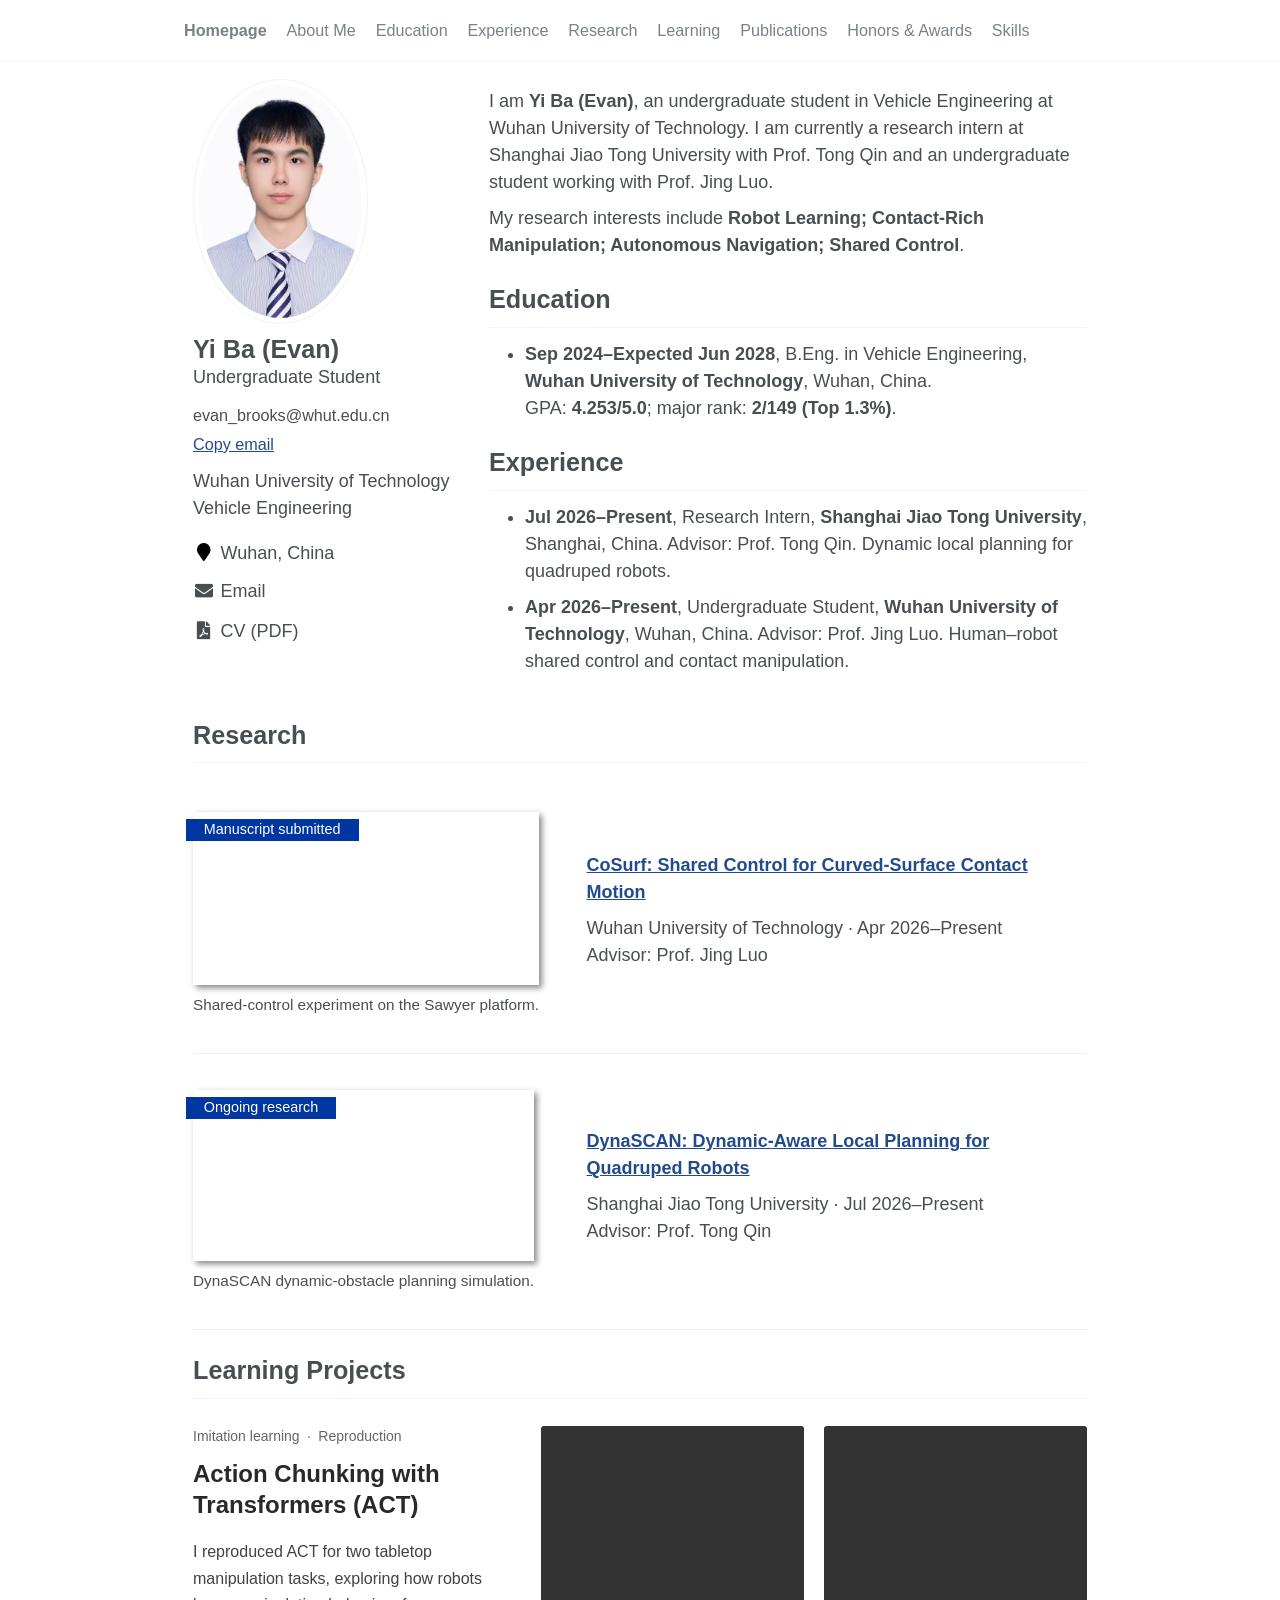
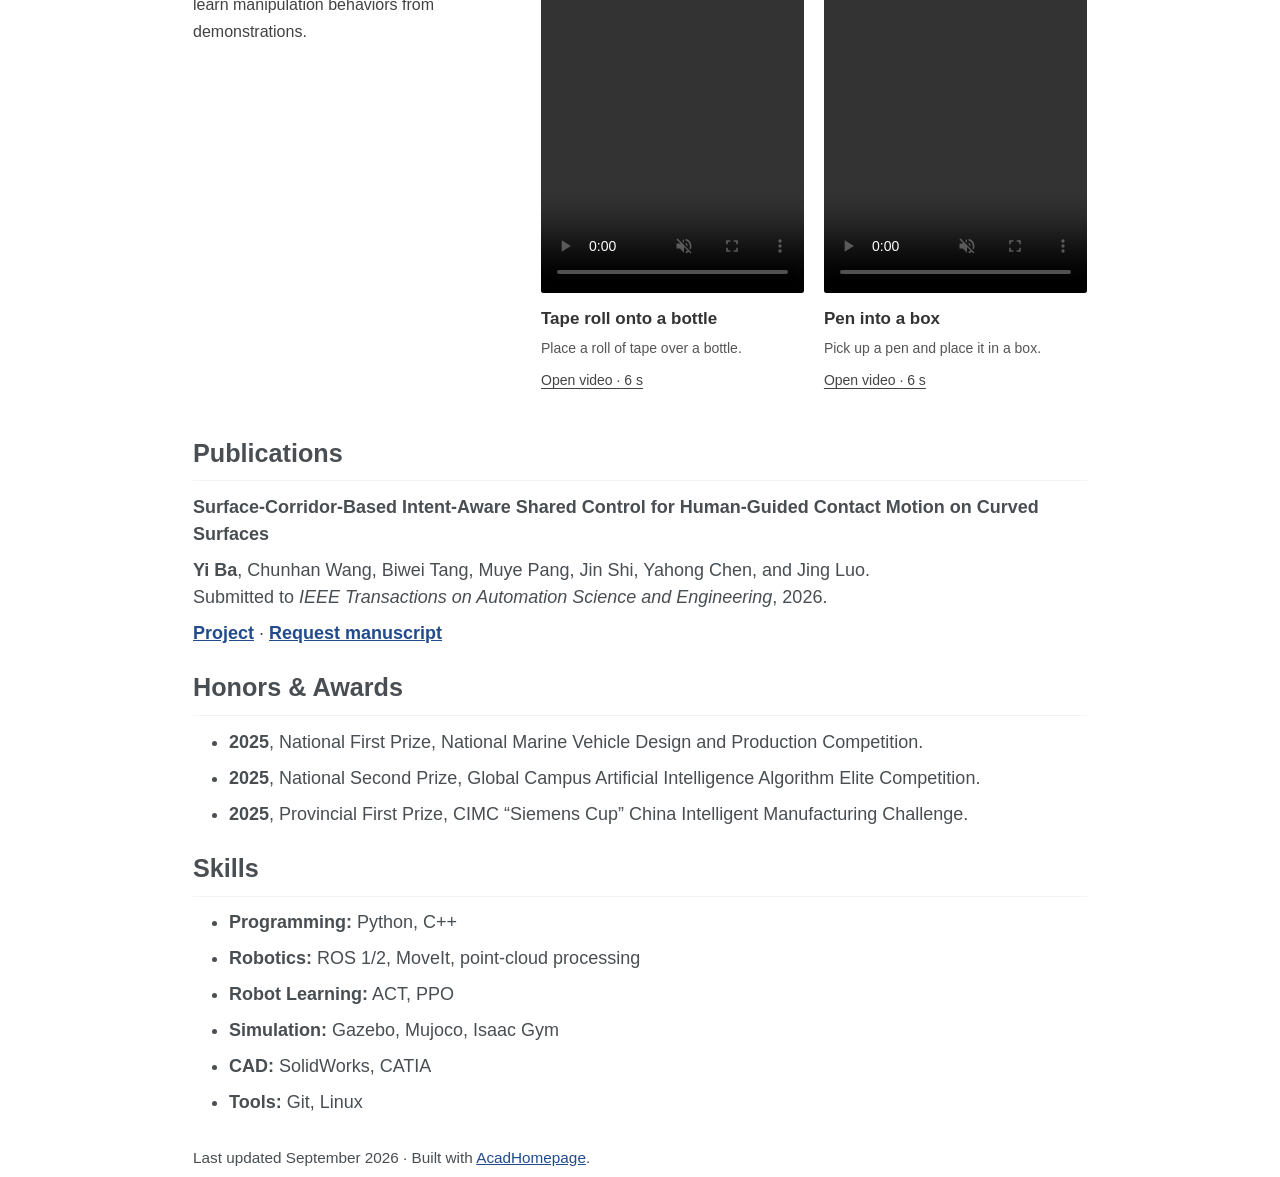
<file: index.html>
<!doctype html>
<html lang="en" class="no-js">
  <head>
    <meta charset="utf-8">
<meta name="viewport" content="width=device-width, initial-scale=1">
<title>Yi Ba (Evan) | Robotics &amp; Autonomous Systems</title>
<meta name="description" content="Yi Ba (Evan) is an undergraduate student at Wuhan University of Technology working on autonomous navigation, robot perception, and human–robot shared control.">
<meta name="author" content="Yi Ba">
<meta name="theme-color" content="#ffffff">
<meta property="og:type" content="website">
<meta property="og:title" content="Yi Ba (Evan) | Robotics &amp; Autonomous Systems">
<meta property="og:description" content="Yi Ba (Evan) is an undergraduate student at Wuhan University of Technology working on autonomous navigation, robot perception, and human–robot shared control.">

<link rel="canonical" href="https://hhdzb1.github.io/">
<meta property="og:url" content="https://hhdzb1.github.io/">

<link rel="icon" type="image/svg+xml" href="/images/favicon.svg">
<link rel="stylesheet" href="/assets/css/main.css">
<link rel="stylesheet" href="/assets/css/custom.css">

<script>document.documentElement.className = document.documentElement.className.replace(/\bno-js\b/g, "") + " js ";</script>

    <!-- Add verified site integrations here when needed. -->
<script defer src="https://cloud.umami.is/script.js" data-website-id="3489a8d1-b162-474f-a0bf-d723e22877bd" data-domains="hhdzb1.github.io" data-do-not-track="true"></script>
<script defer src="/assets/js/analytics-events.js"></script>

<link rel="stylesheet" href="/assets/css/learning-projects.css?v=20260915">

  </head>

  <body>

    <!--[if lt IE 9]>
<div class="notice--danger align-center" style="margin: 0;">You are using an <strong>outdated</strong> browser. Please <a href="http://browsehappy.com/">upgrade your browser</a> to improve your experience.</div>
<![endif]-->
    <div class="masthead">
  <div class="masthead__inner-wrap">
    <div class="masthead__menu">
      <nav id="site-nav" class="greedy-nav" aria-label="Main navigation">
        <button class="hidden" type="button" aria-label="More navigation links" aria-expanded="false" aria-controls="overflow-navigation"><div class="navicon"></div></button>
        <ul class="visible-links">
          <li class="masthead__menu-item masthead__menu-item--lg masthead__menu-home-item"><a href="/#about-me">Homepage</a></li>
            <li class="masthead__menu-item"><a href="/#about-me">About Me</a></li>
            <li class="masthead__menu-item"><a href="/#education">Education</a></li>
            <li class="masthead__menu-item"><a href="/#experience">Experience</a></li>
            <li class="masthead__menu-item"><a href="/#research">Research</a></li>
            <li class="masthead__menu-item"><a href="/#learning-projects">Learning</a></li>
            <li class="masthead__menu-item"><a href="/#manuscript">Publications</a></li>
            <li class="masthead__menu-item"><a href="/#honors">Honors & Awards</a></li>
            <li class="masthead__menu-item"><a href="/#skills">Skills</a></li>
        </ul>
        <ul id="overflow-navigation" class="hidden-links hidden"></ul>
      </nav>
    </div>
  </div>
</div>


    <div id="main" role="main" class="has-profile-intro">
      
    
      <article class="page" itemscope itemtype="http://schema.org/CreativeWork">
        <meta itemprop="headline" content="">
        <div class="page__inner-wrap">
          <section class="page__content" itemprop="text">
            <div class="home-intro">

  <div class="sidebar">
  

<div itemscope="" itemtype="http://schema.org/Person" class="profile_box">

  <div class="author__avatar">
    <img src="/images/yi-ba.jpg" class="author__avatar" alt="Yi Ba" />
  </div>

  <div class="author__content">
    <h3 class="author__name">Yi Ba (Evan)</h3>
    <p class="author__bio">Undergraduate Student</p>
    
    <div class="author__email">
      <span class="author__email-address">evan_brooks<wbr />@whut.edu.cn</span>
      <button class="author__email-copy" type="button" hidden="">Copy email</button>
      <span class="author__email-status" role="status" aria-live="polite"></span>
    </div>
    
  </div>

  <div class="author__urls-wrapper">
    <!-- <button class="btn btn--inverse">More Info & Contact</button> -->
    <ul class="author__urls social-icons">
      
        <li><div style="white-space: normal; margin-bottom: 1em;">Wuhan University of Technology<br />Vehicle Engineering</div></li>
      
      
        <li><i class="fa fa-fw fa-map-marker" aria-hidden="true"></i> Wuhan, China</li>
      
      
      
      
        <li><a href="mailto:evan_brooks@whut.edu.cn"><i class="fas fa-fw fa-envelope" aria-hidden="true"></i> Email</a></li>
      
      
        <li><a href="/files/Evan_Brooks_CV.pdf" data-site-event="CV click"><i class="fas fa-fw fa-file-pdf" aria-hidden="true"></i> CV (PDF)</a></li>
      
      
       
      
      
      
      
      
      
      
      
      
      
      
      
      
      
      
      
      
      
      
      
      
      
      
      
      
      
    </ul>
      <div class="author__urls_sm">
      <a href="/files/Evan_Brooks_CV.pdf" aria-label="CV (PDF)" data-site-event="CV click"><i class="fas fa-fw fa-file-pdf" aria-hidden="true"></i></a>
      
      
        <a href="mailto:evan_brooks@whut.edu.cn" aria-label="Email"><i class="fas fa-fw fa-envelope" aria-hidden="true"></i></a>
      
      
       
      
      
      
      
      
      
      
      
      
      
      
      
      
      
      
      
      
      
      
      
      
      
      
      
      
      
    </div>
  </div>
</div>

  
  </div>


<div class="home-intro__text">

    <p><span class="anchor" id="about-me"></span></p>

    <p>I am <strong>Yi Ba (Evan)</strong>, an undergraduate student in Vehicle Engineering at Wuhan University of Technology. I am currently a research intern at Shanghai Jiao Tong University with Prof. Tong Qin and an undergraduate student working with Prof. Jing Luo.</p>

    <p>My research interests include <strong>Robot Learning; Contact-Rich Manipulation; Autonomous Navigation; Shared Control</strong>.</p>

    <h1 id="education">Education</h1>

    <ul>
      <li><strong>Sep 2024–Expected Jun 2028</strong>, B.Eng. in Vehicle Engineering, <strong>Wuhan University of Technology</strong>, Wuhan, China.<br />
GPA: <strong>4.253/5.0</strong>; major rank: <strong>2/149 (Top 1.3%)</strong>.</li>
    </ul>

    <h1 id="experience">Experience</h1>

    <ul>
      <li><strong>Jul 2026–Present</strong>, Research Intern, <strong>Shanghai Jiao Tong University</strong>, Shanghai, China. Advisor: Prof. Tong Qin. Dynamic local planning for quadruped robots.</li>
      <li><strong>Apr 2026–Present</strong>, Undergraduate Student, <strong>Wuhan University of Technology</strong>, Wuhan, China. Advisor: Prof. Jing Luo. Human–robot shared control and contact manipulation.</li>
    </ul>

  </div>
</div>

<h1 id="research">Research</h1>

<div class="paper-box"><div class="paper-box-image"><div><div class="badge">Manuscript submitted</div><video autoplay="" muted="" loop="" playsinline="" preload="metadata" aria-label="Shared control experiment on the Sawyer robot"><source src="/video/SharedCurve_GIF.mp4" type="video/mp4" /></video><p class="figure-caption">Shared-control experiment on the Sawyer platform.</p></div></div>
<div class="paper-box-text">

    <p><a href="https://hhdzb1.github.io/cosurf/" data-site-event="CoSurf click"><strong>CoSurf: Shared Control for Curved-Surface Contact Motion</strong></a></p>

    <p>Wuhan University of Technology · Apr 2026–Present<br />
Advisor: Prof. Jing Luo</p>

  </div></div>

<div class="paper-box"><div class="paper-box-image"><div><div class="badge">Ongoing research</div><video autoplay="" muted="" loop="" playsinline="" preload="metadata" aria-label="DynaSCAN dynamic-obstacle planning simulation"><source src="/video/DynaScan_GIF.mp4" type="video/mp4" /></video><p class="figure-caption">DynaSCAN dynamic-obstacle planning simulation.</p></div></div>
<div class="paper-box-text">

    <p><a href="/research/dynascan/" data-site-event="DynaSCAN click"><strong>DynaSCAN: Dynamic-Aware Local Planning for Quadruped Robots</strong></a></p>

    <p>Shanghai Jiao Tong University · Jul 2026–Present<br />
Advisor: Prof. Tong Qin</p>

  </div></div>

<h1 id="learning-projects">Learning Projects</h1>

<div class="learning-projects">
  <article class="learning-project" aria-labelledby="learning-act-title">
    <div class="learning-project__intro">
      <p class="learning-project__category">Imitation learning <span aria-hidden="true">·</span> Reproduction</p>
      <h2 id="learning-act-title">Action Chunking with Transformers (ACT)</h2>
      <p>I reproduced ACT for two tabletop manipulation tasks, exploring how robots learn manipulation behaviors from demonstrations.</p>
    </div>
    <div class="learning-project__demos">
      <figure class="learning-demo">
        <video controls="" muted="" loop="" playsinline="" preload="metadata" aria-label="Action Chunking with Transformers (ACT): Place a roll of tape over a bottle." aria-describedby="learning-act-tape-bottle-caption">
          <source src="/video/ImL1.mp4" type="video/mp4" />
          Your browser does not support embedded MP4 video. <a href="/video/ImL1.mp4">Open the demonstration video</a>.
        </video>
        <figcaption id="learning-act-tape-bottle-caption">
          <h3>Tape roll onto a bottle</h3>
          <p>Place a roll of tape over a bottle.</p>
          <a href="/video/ImL1.mp4" target="_blank" rel="noopener">Open video <span aria-hidden="true">·</span> 6 s</a>
        </figcaption>
      </figure>
      <figure class="learning-demo">
        <video controls="" muted="" loop="" playsinline="" preload="metadata" aria-label="Action Chunking with Transformers (ACT): Pick up a pen and place it in a box." aria-describedby="learning-act-pen-box-caption">
          <source src="/video/ImL2.mp4" type="video/mp4" />
          Your browser does not support embedded MP4 video. <a href="/video/ImL2.mp4">Open the demonstration video</a>.
        </video>
        <figcaption id="learning-act-pen-box-caption">
          <h3>Pen into a box</h3>
          <p>Pick up a pen and place it in a box.</p>
          <a href="/video/ImL2.mp4" target="_blank" rel="noopener">Open video <span aria-hidden="true">·</span> 6 s</a>
        </figcaption>
      </figure>
    </div>
  </article>
</div>

<h1 id="manuscript">Publications</h1>

<p><strong>Surface-Corridor-Based Intent-Aware Shared Control for Human-Guided Contact Motion on Curved Surfaces</strong></p>

<p><strong>Yi Ba</strong>, Chunhan Wang, Biwei Tang, Muye Pang, Jin Shi, Yahong Chen, and Jing Luo.<br />
Submitted to <em>IEEE Transactions on Automation Science and Engineering</em>, 2026.</p>

<p><a href="https://hhdzb1.github.io/cosurf/" data-site-event="CoSurf click"><strong>Project</strong></a> · <a href="mailto:evan_brooks@whut.edu.cn?subject=Request%20for%20shared-control%20manuscript"><strong>Request manuscript</strong></a></p>

<h1 id="honors">Honors &amp; Awards</h1>

<ul>
  <li><strong>2025</strong>, National First Prize, National Marine Vehicle Design and Production Competition.</li>
  <li><strong>2025</strong>, National Second Prize, Global Campus Artificial Intelligence Algorithm Elite Competition.</li>
  <li><strong>2025</strong>, Provincial First Prize, CIMC “Siemens Cup” China Intelligent Manufacturing Challenge.</li>
</ul>

<h1 id="skills">Skills</h1>

<ul>
  <li><strong>Programming:</strong> Python, C++</li>
  <li><strong>Robotics:</strong> ROS 1/2, MoveIt, point-cloud processing</li>
  <li><strong>Robot Learning:</strong> ACT, PPO</li>
  <li><strong>Simulation:</strong> Gazebo, Mujoco, Isaac Gym</li>
  <li><strong>CAD:</strong> SolidWorks, CATIA</li>
  <li><strong>Tools:</strong> Git, Linux</li>
</ul>

<p class="site-credit">Last updated September 2026 · Built with <a href="https://github.com/RayeRen/acad-homepage.github.io">AcadHomepage</a>.</p>

          </section>
        </div>
      </article>
    </div>

    <script src="/assets/js/main.min.js"></script>
<script src="/assets/js/navigation-accessibility.js" defer></script>
<script src="/assets/js/email-copy.js" defer></script>


  </body>
</html>
</file>
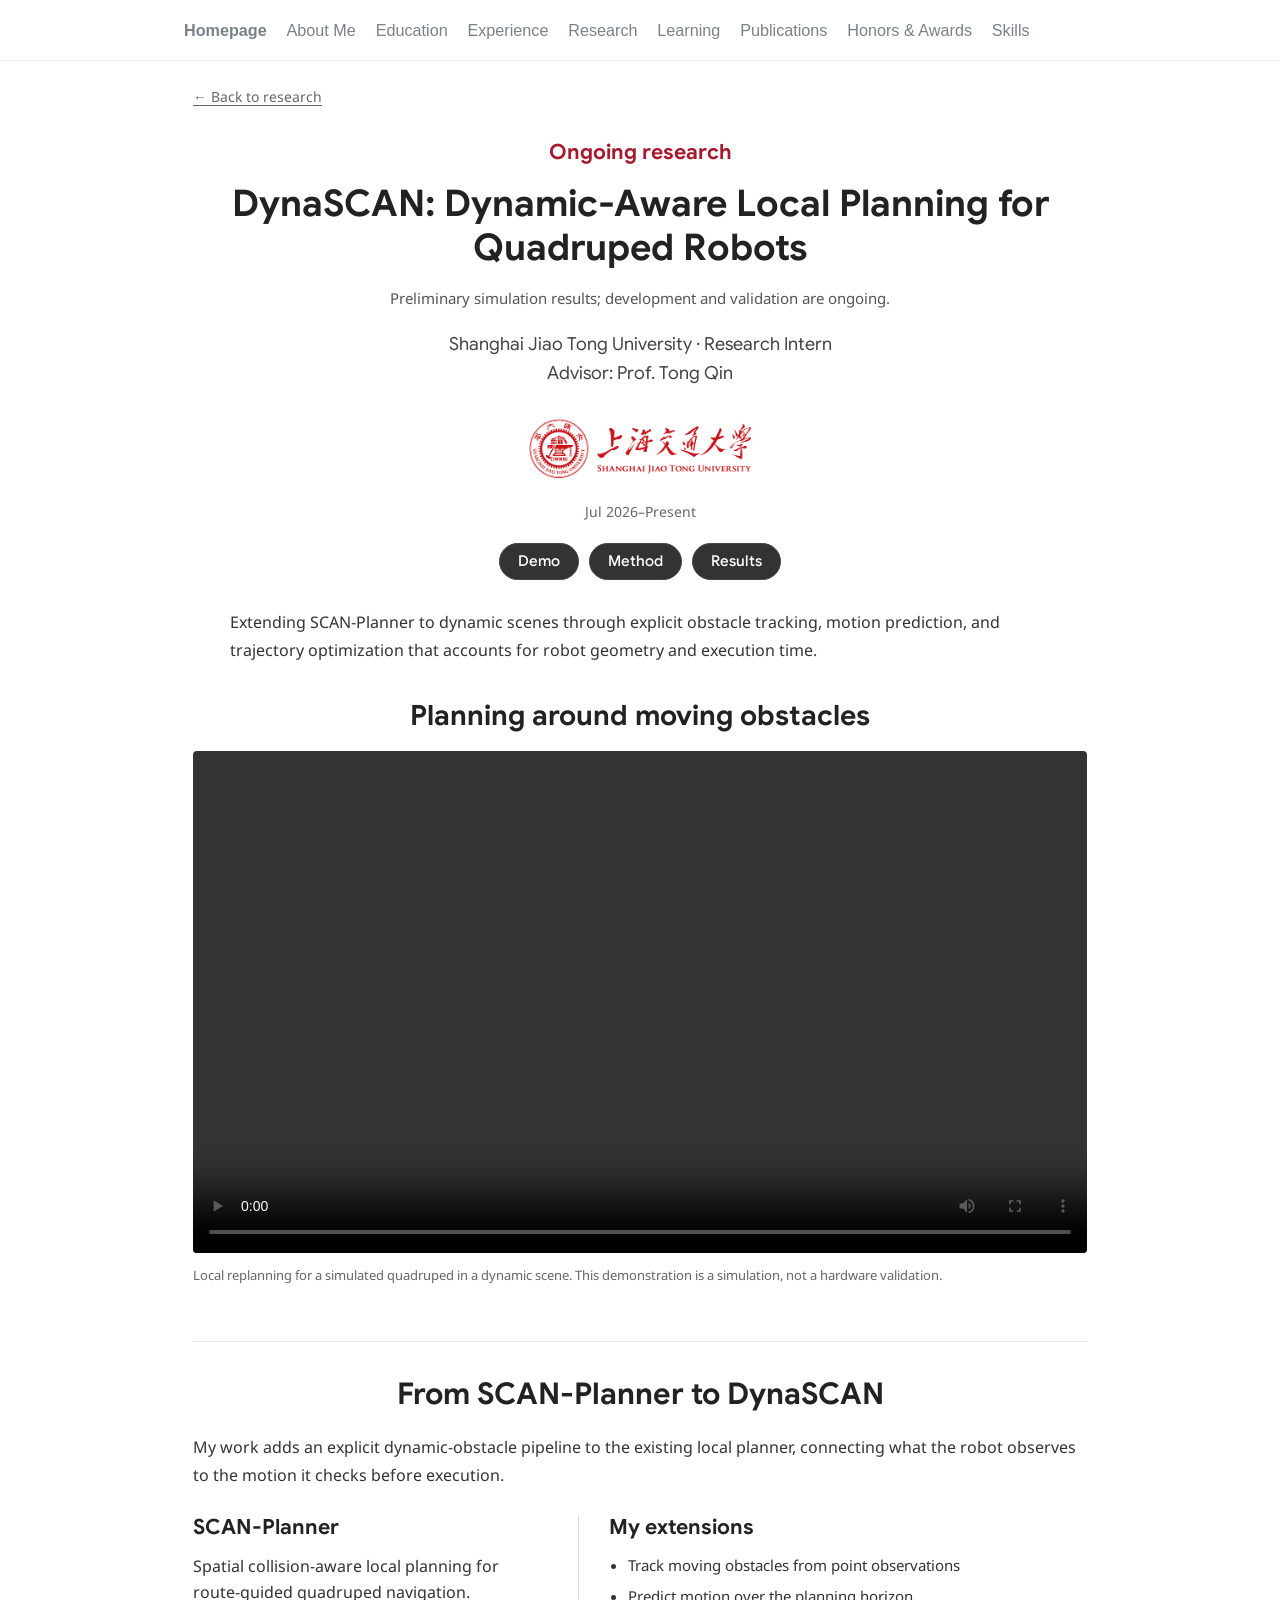
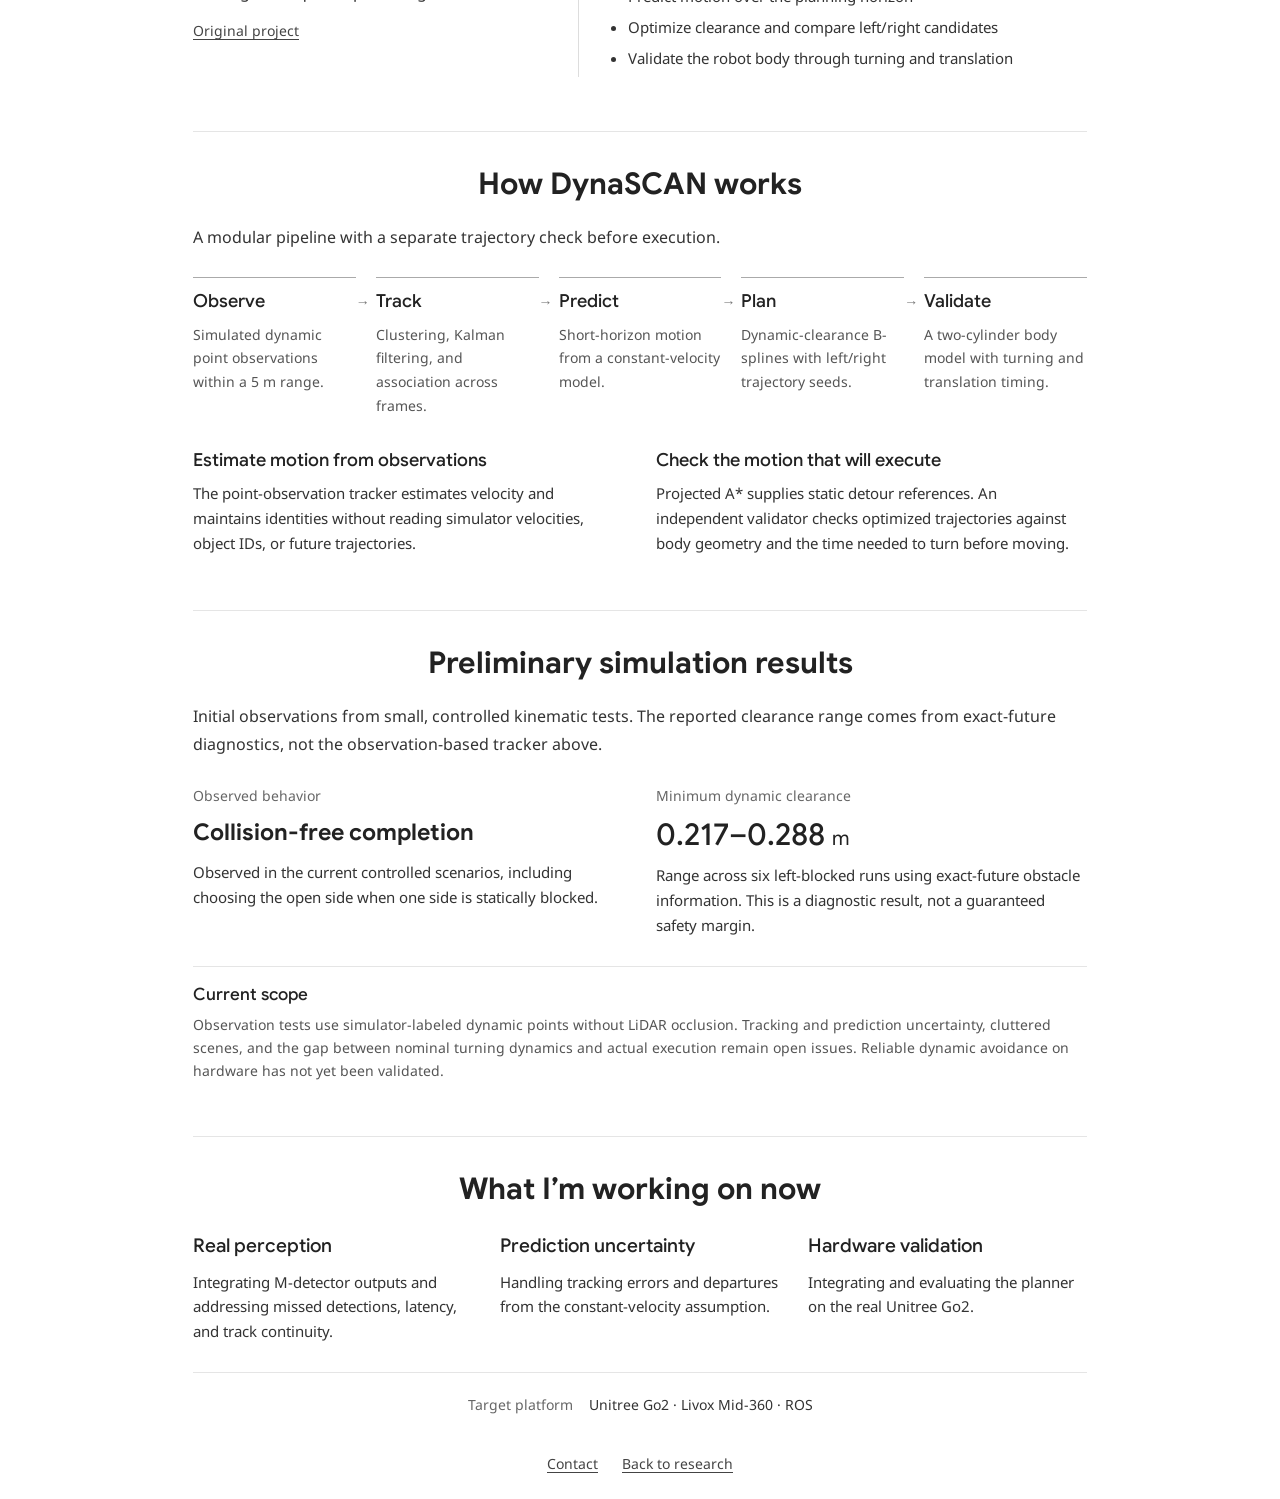
<file: research/dynascan/index.html>
<!doctype html>
<html lang="en" class="no-js">
  <head>
    <meta charset="utf-8">
<meta name="viewport" content="width=device-width, initial-scale=1">
<title>DynaSCAN · Yi Ba (Evan) | Robotics &amp; Autonomous Systems</title>
<meta name="description" content="Yi Ba (Evan) is an undergraduate student at Wuhan University of Technology working on autonomous navigation, robot perception, and human–robot shared control.">
<meta name="author" content="Yi Ba">
<meta name="theme-color" content="#ffffff">
<meta property="og:type" content="website">
<meta property="og:title" content="Yi Ba (Evan) | Robotics &amp; Autonomous Systems">
<meta property="og:description" content="Yi Ba (Evan) is an undergraduate student at Wuhan University of Technology working on autonomous navigation, robot perception, and human–robot shared control.">

<link rel="canonical" href="https://hhdzb1.github.io/research/dynascan/">
<meta property="og:url" content="https://hhdzb1.github.io/research/dynascan/">

<link rel="icon" type="image/svg+xml" href="/images/favicon.svg">
<link rel="stylesheet" href="/assets/css/main.css">
<link rel="stylesheet" href="/assets/css/custom.css">

<script>document.documentElement.className = document.documentElement.className.replace(/\bno-js\b/g, "") + " js ";</script>

    <!-- Add verified site integrations here when needed. -->
<script defer src="https://cloud.umami.is/script.js" data-website-id="3489a8d1-b162-474f-a0bf-d723e22877bd" data-domains="hhdzb1.github.io" data-do-not-track="true"></script>
<script defer src="/assets/js/analytics-events.js"></script>

<link rel="stylesheet" href="/assets/css/dynascan.css?v=20260915-status">

  </head>

  <body>

    <!--[if lt IE 9]>
<div class="notice--danger align-center" style="margin: 0;">You are using an <strong>outdated</strong> browser. Please <a href="http://browsehappy.com/">upgrade your browser</a> to improve your experience.</div>
<![endif]-->
    <div class="masthead">
  <div class="masthead__inner-wrap">
    <div class="masthead__menu">
      <nav id="site-nav" class="greedy-nav" aria-label="Main navigation">
        <button class="hidden" type="button" aria-label="More navigation links" aria-expanded="false" aria-controls="overflow-navigation"><div class="navicon"></div></button>
        <ul class="visible-links">
          <li class="masthead__menu-item masthead__menu-item--lg masthead__menu-home-item"><a href="/#about-me">Homepage</a></li>
            <li class="masthead__menu-item"><a href="/#about-me">About Me</a></li>
            <li class="masthead__menu-item"><a href="/#education">Education</a></li>
            <li class="masthead__menu-item"><a href="/#experience">Experience</a></li>
            <li class="masthead__menu-item"><a href="/#research">Research</a></li>
            <li class="masthead__menu-item"><a href="/#learning-projects">Learning</a></li>
            <li class="masthead__menu-item"><a href="/#manuscript">Publications</a></li>
            <li class="masthead__menu-item"><a href="/#honors">Honors & Awards</a></li>
            <li class="masthead__menu-item"><a href="/#skills">Skills</a></li>
        </ul>
        <ul id="overflow-navigation" class="hidden-links hidden"></ul>
      </nav>
    </div>
  </div>
</div>


    <div id="main" role="main" class=" is-full-width">
      

    
      <article class="page" itemscope itemtype="http://schema.org/CreativeWork">
        <meta itemprop="headline" content="DynaSCAN">
        <div class="page__inner-wrap">
          <section class="page__content" itemprop="text">
            <div class="dynascan">
  <a class="ds-back" href="/#research">← Back to research</a>

  <header class="ds-hero">
    <p class="ds-status">Ongoing research</p>
    <h1 id="dynascan">DynaSCAN: Dynamic-Aware Local Planning for Quadruped Robots</h1>
    <p class="ds-progress-note">Preliminary simulation results; development and validation are ongoing.</p>
    <p class="ds-affiliation">Shanghai Jiao Tong University · Research Intern<br />Advisor: Prof. Tong Qin</p>
    <img class="ds-university-logo" src="/images/sjtu-logo.png" alt="Shanghai Jiao Tong University" width="576" height="189" />
    <p class="ds-dates">Jul 2026–Present</p>
    <nav class="ds-section-nav" aria-label="DynaSCAN sections">
      <a href="#project-demonstration" data-ss-opts="{&quot;offset&quot;:-84}">Demo</a>
      <a href="#my-contribution" data-ss-opts="{&quot;offset&quot;:-84}">Method</a>
      <a href="#preliminary-simulation-results" data-ss-opts="{&quot;offset&quot;:-84}">Results</a>
    </nav>
  </header>

  <p class="ds-lead">Extending SCAN-Planner to dynamic scenes through explicit obstacle tracking, motion prediction, and trajectory optimization that accounts for robot geometry and execution time.</p>

  <section class="ds-demo" id="project-demonstration" aria-labelledby="ds-demo-title">
    <div class="ds-section-heading ds-demo-heading">
      <h2 id="ds-demo-title">Planning around moving obstacles</h2>
    </div>
    <figure class="project-video ds-video">
      <video controls="" playsinline="" preload="metadata" aria-label="DynaSCAN dynamic-obstacle avoidance demonstration" aria-describedby="ds-demo-caption">
        <source src="/video/DynaScan.mp4" type="video/mp4" />
        Your browser does not support embedded MP4 video. <a href="/video/DynaScan.mp4">Open the demonstration video</a>.
      </video>
      <figcaption id="ds-demo-caption">Local replanning for a simulated quadruped in a dynamic scene. This demonstration is a simulation, not a hardware validation.</figcaption>
    </figure>
  </section>

  <section class="ds-section" aria-labelledby="ds-extension-title">
    <h2 id="ds-extension-title">From SCAN-Planner to DynaSCAN</h2>
    <p class="ds-section-intro">My work adds an explicit dynamic-obstacle pipeline to the existing local planner, connecting what the robot observes to the motion it checks before execution.</p>
    <div class="ds-extension">
      <div class="ds-baseline">
        <h3>SCAN-Planner</h3>
        <p>Spatial collision-aware local planning for route-guided quadruped navigation.</p>
        <a href="https://wuyi2121.github.io/SCAN-Planner/">Original project</a>
      </div>
      <div class="ds-additions">
        <h3>My extensions</h3>
        <ul>
          <li>Track moving obstacles from point observations</li>
          <li>Predict motion over the planning horizon</li>
          <li>Optimize clearance and compare left/right candidates</li>
          <li>Validate the robot body through turning and translation</li>
        </ul>
      </div>
    </div>
  </section>

  <section class="ds-section" id="my-contribution" aria-labelledby="ds-pipeline-title">
    <h2 id="ds-pipeline-title">How DynaSCAN works</h2>
    <p class="ds-section-intro">A modular pipeline with a separate trajectory check before execution.</p>
    <ol class="ds-pipeline" aria-label="Five stages of the DynaSCAN pipeline">
      <li><h3>Observe</h3><p>Simulated dynamic point observations within a 5 m range.</p></li>
      <li><h3>Track</h3><p>Clustering, Kalman filtering, and association across frames.</p></li>
      <li><h3>Predict</h3><p>Short-horizon motion from a constant-velocity model.</p></li>
      <li><h3>Plan</h3><p>Dynamic-clearance B-splines with left/right trajectory seeds.</p></li>
      <li><h3>Validate</h3><p>A two-cylinder body model with turning and translation timing.</p></li>
    </ol>
    <div class="ds-method-notes">
      <div><h3>Estimate motion from observations</h3><p>The point-observation tracker estimates velocity and maintains identities without reading simulator velocities, object IDs, or future trajectories.</p></div>
      <div><h3>Check the motion that will execute</h3><p>Projected A* supplies static detour references. An independent validator checks optimized trajectories against body geometry and the time needed to turn before moving.</p></div>
    </div>
  </section>

  <section class="ds-section" id="preliminary-simulation-results" aria-labelledby="ds-results-title">
    <h2 id="ds-results-title">Preliminary simulation results</h2>
    <p class="ds-section-intro">Initial observations from small, controlled kinematic tests. The reported clearance range comes from exact-future diagnostics, not the observation-based tracker above.</p>
    <div class="ds-results">
      <div class="ds-result">
        <p class="ds-small-label">Observed behavior</p>
        <h3>Collision-free completion</h3>
        <p>Observed in the current controlled scenarios, including choosing the open side when one side is statically blocked.</p>
      </div>
      <div class="ds-result ds-result-metric">
        <p class="ds-small-label">Minimum dynamic clearance</p>
        <p class="ds-metric">0.217–0.288 <span>m</span></p>
        <p>Range across six left-blocked runs using exact-future obstacle information. This is a diagnostic result, not a guaranteed safety margin.</p>
      </div>
    </div>
    <aside class="ds-scope" aria-labelledby="ds-scope-title">
      <h3 id="ds-scope-title">Current scope</h3>
      <p>Observation tests use simulator-labeled dynamic points without LiDAR occlusion. Tracking and prediction uncertainty, cluttered scenes, and the gap between nominal turning dynamics and actual execution remain open issues. Reliable dynamic avoidance on hardware has not yet been validated.</p>
    </aside>
  </section>

  <section class="ds-section ds-next" aria-labelledby="ds-next-title">
    <h2 id="ds-next-title">What I’m working on now</h2>
    <div class="ds-focus-grid">
      <div><h3>Real perception</h3><p>Integrating M-detector outputs and addressing missed detections, latency, and track continuity.</p></div>
      <div><h3>Prediction uncertainty</h3><p>Handling tracking errors and departures from the constant-velocity assumption.</p></div>
      <div><h3>Hardware validation</h3><p>Integrating and evaluating the planner on the real Unitree Go2.</p></div>
    </div>
    <p class="ds-platform"><span>Target platform</span> Unitree Go2 · Livox Mid-360 · ROS</p>
  </section>

  <footer class="ds-footer">
    <a href="mailto:evan_brooks@whut.edu.cn">Contact</a>
    <a href="/#research">Back to research</a>
  </footer>
</div>

          </section>
        </div>
      </article>
    </div>

    <script src="/assets/js/main.min.js"></script>
<script src="/assets/js/navigation-accessibility.js" defer></script>
<script src="/assets/js/email-copy.js" defer></script>


  </body>
</html>
</file>
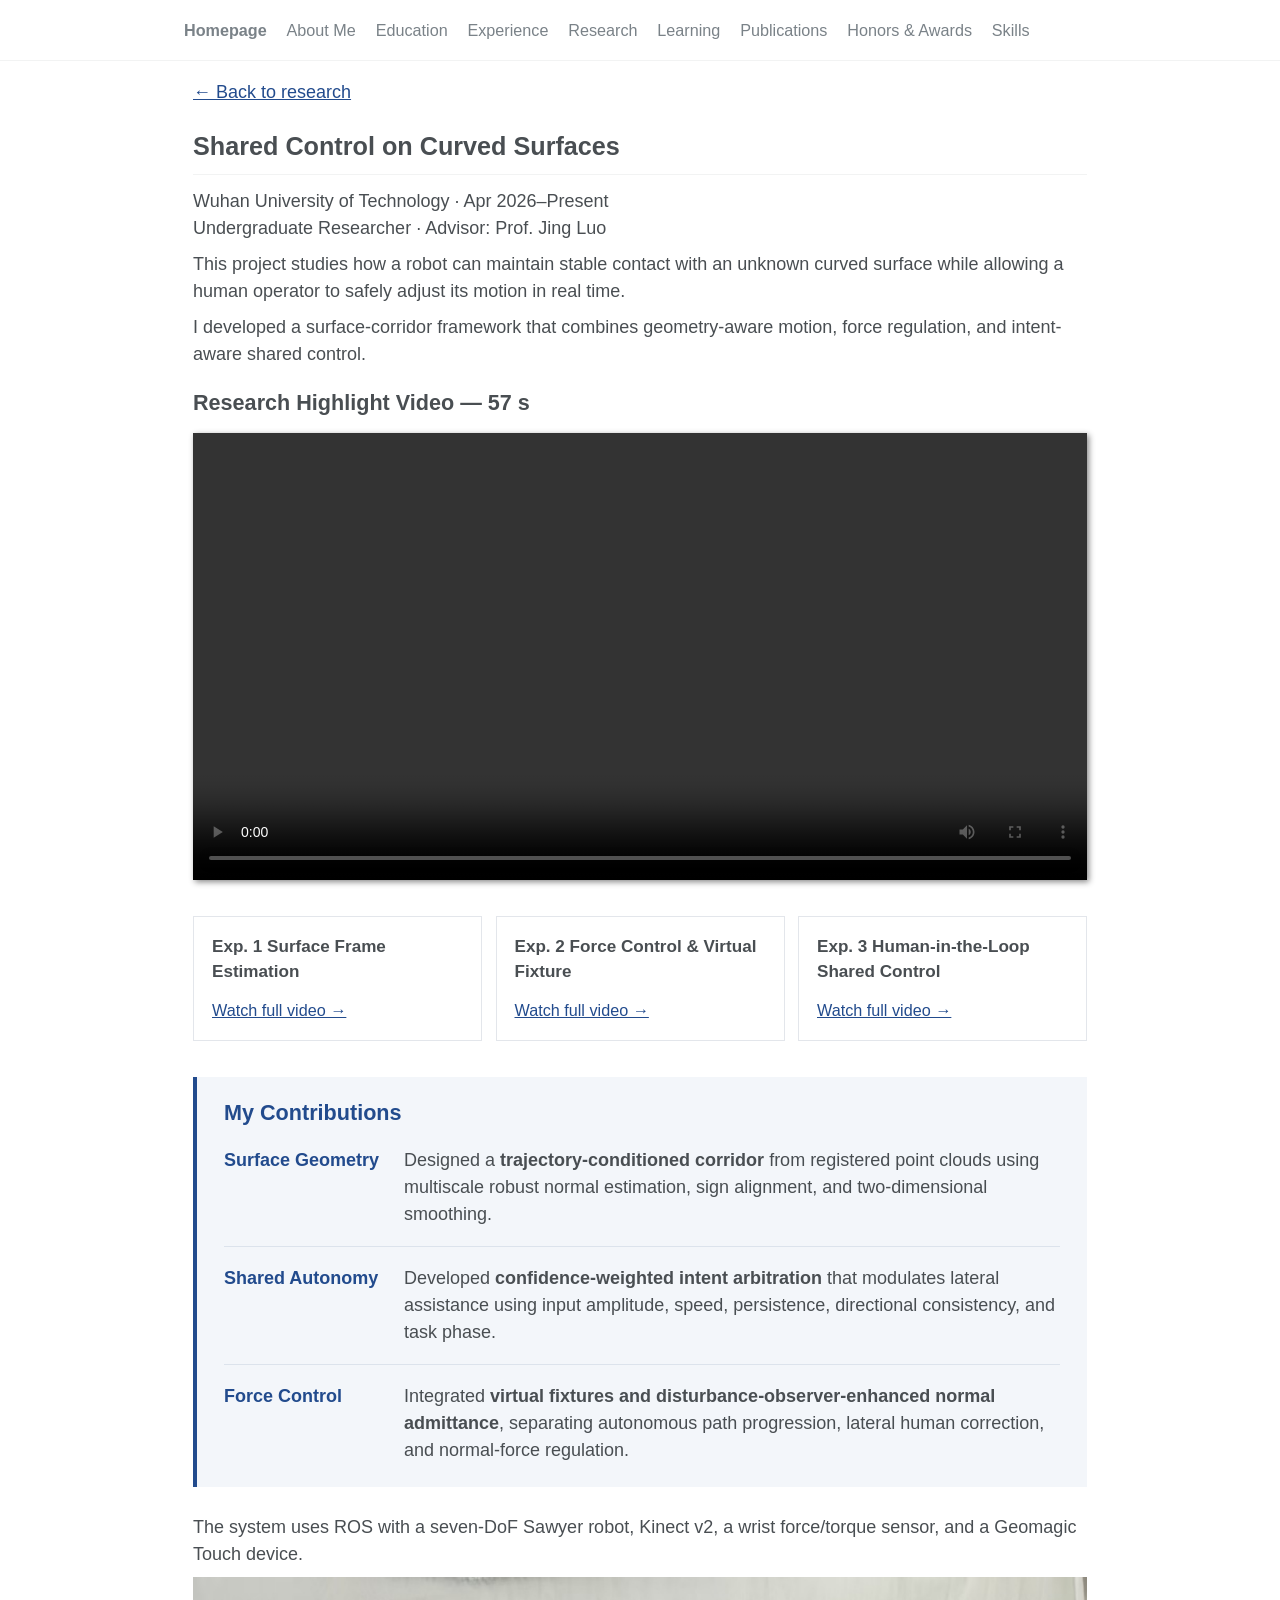
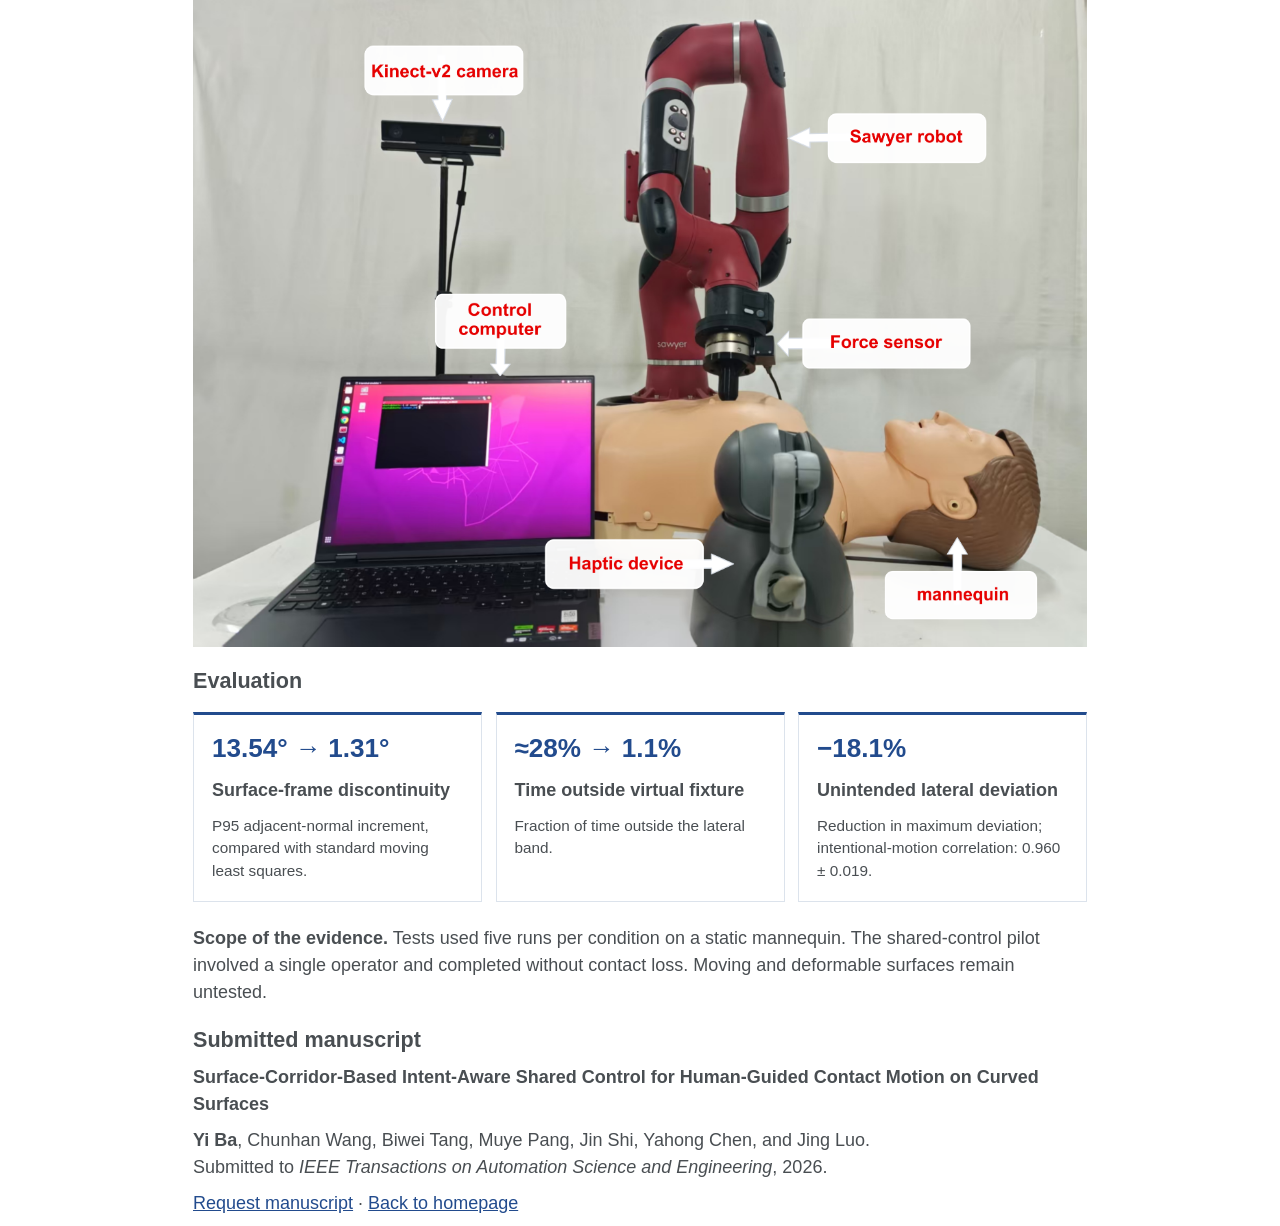
<file: research/shared-control/index.html>
<!doctype html>
<html lang="en" class="no-js">
  <head>
    <meta charset="utf-8">
<meta name="viewport" content="width=device-width, initial-scale=1">
<title>Shared Control on Curved Surfaces · Yi Ba (Evan) | Robotics &amp; Autonomous Systems</title>
<meta name="description" content="Yi Ba (Evan) is an undergraduate student at Wuhan University of Technology working on autonomous navigation, robot perception, and human–robot shared control.">
<meta name="author" content="Yi Ba">
<meta name="theme-color" content="#ffffff">
<meta property="og:type" content="website">
<meta property="og:title" content="Yi Ba (Evan) | Robotics &amp; Autonomous Systems">
<meta property="og:description" content="Yi Ba (Evan) is an undergraduate student at Wuhan University of Technology working on autonomous navigation, robot perception, and human–robot shared control.">

<link rel="canonical" href="https://hhdzb1.github.io/research/shared-control/">
<meta property="og:url" content="https://hhdzb1.github.io/research/shared-control/">

<link rel="icon" type="image/svg+xml" href="/images/favicon.svg">
<link rel="stylesheet" href="/assets/css/main.css">
<link rel="stylesheet" href="/assets/css/custom.css">

<script>document.documentElement.className = document.documentElement.className.replace(/\bno-js\b/g, "") + " js ";</script>

    <!-- Add verified site integrations here when needed. -->
<script defer src="https://cloud.umami.is/script.js" data-website-id="3489a8d1-b162-474f-a0bf-d723e22877bd" data-domains="hhdzb1.github.io" data-do-not-track="true"></script>
<script defer src="/assets/js/analytics-events.js"></script>


  </head>

  <body>

    <!--[if lt IE 9]>
<div class="notice--danger align-center" style="margin: 0;">You are using an <strong>outdated</strong> browser. Please <a href="http://browsehappy.com/">upgrade your browser</a> to improve your experience.</div>
<![endif]-->
    <div class="masthead">
  <div class="masthead__inner-wrap">
    <div class="masthead__menu">
      <nav id="site-nav" class="greedy-nav" aria-label="Main navigation">
        <button class="hidden" type="button" aria-label="More navigation links" aria-expanded="false" aria-controls="overflow-navigation"><div class="navicon"></div></button>
        <ul class="visible-links">
          <li class="masthead__menu-item masthead__menu-item--lg masthead__menu-home-item"><a href="/#about-me">Homepage</a></li>
            <li class="masthead__menu-item"><a href="/#about-me">About Me</a></li>
            <li class="masthead__menu-item"><a href="/#education">Education</a></li>
            <li class="masthead__menu-item"><a href="/#experience">Experience</a></li>
            <li class="masthead__menu-item"><a href="/#research">Research</a></li>
            <li class="masthead__menu-item"><a href="/#learning-projects">Learning</a></li>
            <li class="masthead__menu-item"><a href="/#manuscript">Publications</a></li>
            <li class="masthead__menu-item"><a href="/#honors">Honors & Awards</a></li>
            <li class="masthead__menu-item"><a href="/#skills">Skills</a></li>
        </ul>
        <ul id="overflow-navigation" class="hidden-links hidden"></ul>
      </nav>
    </div>
  </div>
</div>


    <div id="main" role="main" class=" is-full-width">
      

    
      <article class="page" itemscope itemtype="http://schema.org/CreativeWork">
        <meta itemprop="headline" content="Shared Control on Curved Surfaces">
        <div class="page__inner-wrap">
          <section class="page__content" itemprop="text">
            <p><a href="/#research">← Back to research</a></p>

<h1 id="shared-control-on-curved-surfaces">Shared Control on Curved Surfaces</h1>

<p>Wuhan University of Technology · Apr 2026–Present<br />
Undergraduate Researcher · Advisor: Prof. Jing Luo</p>

<p>This project studies how a robot can maintain stable contact with an unknown curved surface while allowing a human operator to safely adjust its motion in real time.</p>

<p>I developed a surface-corridor framework that combines geometry-aware motion, force regulation, and intent-aware shared control.</p>

<h2 id="research-highlight-video--57-s">Research Highlight Video — 57 s</h2>

<figure class="project-video">
  <video controls="" playsinline="" preload="metadata" aria-label="Shared Control on Curved Surfaces research highlight video">
    <source src="/video/SharedCurve.mp4" type="video/mp4" />
    Your browser does not support embedded MP4 video.
  </video>
</figure>

<div class="experiment-cards">
  <div class="experiment-card">
    <h3>Exp. 1 Surface Frame Estimation</h3>
    <a href="/video/experiment1.mp4" target="_blank" rel="noopener" aria-label="Watch full video: Experiment 1 Surface Frame Estimation (opens in a new tab)">Watch full video →</a>
  </div>
  <div class="experiment-card">
    <h3>Exp. 2 Force Control &amp; Virtual Fixture</h3>
    <a href="/video/experiment2.mp4" target="_blank" rel="noopener" aria-label="Watch full video: Experiment 2 Force Control and Virtual Fixture (opens in a new tab)">Watch full video →</a>
  </div>
  <div class="experiment-card">
    <h3>Exp. 3 Human-in-the-Loop Shared Control</h3>
    <a href="/video/experiment3.mp4" target="_blank" rel="noopener" aria-label="Watch full video: Experiment 3 Human-in-the-Loop Shared Control (opens in a new tab)">Watch full video →</a>
  </div>
</div>

<section class="contribution-panel" aria-labelledby="my-contributions">
  <h2 id="my-contributions">My Contributions</h2>
  <dl class="contribution-list">
    <div>
      <dt>Surface Geometry</dt>
      <dd>Designed a <strong>trajectory-conditioned corridor</strong> from registered point clouds using multiscale robust normal estimation, sign alignment, and two-dimensional smoothing.</dd>
    </div>
    <div>
      <dt>Shared Autonomy</dt>
      <dd>Developed <strong>confidence-weighted intent arbitration</strong> that modulates lateral assistance using input amplitude, speed, persistence, directional consistency, and task phase.</dd>
    </div>
    <div>
      <dt>Force Control</dt>
      <dd>Integrated <strong>virtual fixtures and disturbance-observer-enhanced normal admittance</strong>, separating autonomous path progression, lateral human correction, and normal-force regulation.</dd>
    </div>
  </dl>
</section>

<p>The system uses ROS with a seven-DoF Sawyer robot, Kinect v2, a wrist force/torque sensor, and a Geomagic Touch device.</p>

<p><a href="/images/sawyer-platform.png"><img src="/images/sawyer-platform.png" alt="Sawyer shared-control experimental platform" /></a></p>

<h2 id="evaluation">Evaluation</h2>

<div class="evaluation-cards">
  <div class="evaluation-card">
    <p class="evaluation-value">13.54° → 1.31°</p>
    <h3>Surface-frame discontinuity</h3>
    <p class="evaluation-detail">P95 adjacent-normal increment, compared with standard moving least squares.</p>
  </div>
  <div class="evaluation-card">
    <p class="evaluation-value">≈28% → 1.1%</p>
    <h3>Time outside virtual fixture</h3>
    <p class="evaluation-detail">Fraction of time outside the lateral band.</p>
  </div>
  <div class="evaluation-card">
    <p class="evaluation-value">−18.1%</p>
    <h3>Unintended lateral deviation</h3>
    <p class="evaluation-detail">Reduction in maximum deviation; intentional-motion correlation: 0.960 ± 0.019.</p>
  </div>
</div>

<p><strong>Scope of the evidence.</strong> Tests used five runs per condition on a static mannequin. The shared-control pilot involved a single operator and completed without contact loss. Moving and deformable surfaces remain untested.</p>

<h2 id="submitted-manuscript">Submitted manuscript</h2>

<p><strong>Surface-Corridor-Based Intent-Aware Shared Control for Human-Guided Contact Motion on Curved Surfaces</strong></p>

<p><strong>Yi Ba</strong>, Chunhan Wang, Biwei Tang, Muye Pang, Jin Shi, Yahong Chen, and Jing Luo.<br />
Submitted to <em>IEEE Transactions on Automation Science and Engineering</em>, 2026.</p>

<p><a href="mailto:evan_brooks@whut.edu.cn?subject=Request%20for%20shared-control%20manuscript">Request manuscript</a> · <a href="/">Back to homepage</a></p>

          </section>
        </div>
      </article>
    </div>

    <script src="/assets/js/main.min.js"></script>
<script src="/assets/js/navigation-accessibility.js" defer></script>
<script src="/assets/js/email-copy.js" defer></script>


  </body>
</html>
</file>
<file: assets/css/main.css>
a:focus{outline:thin dotted #f89406;outline:5px auto #f89406;outline-offset:-2px}*,*:before,*:after{-moz-box-sizing:border-box;-webkit-box-sizing:border-box;box-sizing:border-box}html{box-sizing:border-box;background-color:#fff;font-size:15px;-webkit-text-size-adjust:100%;-ms-text-size-adjust:100%}body{margin:0}::-moz-selection{color:#fff;background:#000}::selection{color:#fff;background:#000}article,aside,details,figcaption,figure,footer,header,hgroup,main,nav,section{display:block}audio,canvas,video{display:inline-block;*display:inline;*zoom:1}audio:not([controls]){display:none}a{color:#224b8d}a:hover,a:active{outline:0}sub,sup{position:relative;font-size:75%;line-height:0;vertical-align:baseline}sup{top:-0.5em}sub{bottom:-0.25em}img{max-width:100%;width:auto\9;height:auto;vertical-align:middle;border:0;-ms-interpolation-mode:bicubic}#map_canvas img,.google-maps img{max-width:none}button,input,select,textarea{margin:0;font-size:100%;vertical-align:middle}button,input{*overflow:visible;line-height:normal}button::-moz-focus-inner,input::-moz-focus-inner{padding:0;border:0}button,html input[type="button"],input[type="reset"],input[type="submit"]{-webkit-appearance:button;cursor:pointer}label,select,button,input[type="button"],input[type="reset"],input[type="submit"],input[type="radio"],input[type="checkbox"]{cursor:pointer}input[type="search"]{box-sizing:content-box;-webkit-appearance:textfield}input[type="search"]::-webkit-search-decoration,input[type="search"]::-webkit-search-cancel-button{-webkit-appearance:none}textarea{overflow:auto;vertical-align:top}html{position:relative;min-height:100%}body{margin:0;padding:0;padding-bottom:0em;color:#494e52;font-family:"Trebuchet MS",Helvetica,sans-serif;line-height:1.5}body.overflow--hidden{overflow:hidden}h1,h2,h3,h4,h5,h6{margin:1em 0 0.5em;line-height:1.2;font-family:"Trebuchet MS",Helvetica,sans-serif;font-weight:bold}h1{margin-top:1em;font-size:1.4em}h2{font-size:1.2em}h3{font-size:1em}h4{font-size:1em}h5{font-size:1em}h6{font-size:1em}small,.small{font-size:1em}p{margin-bottom:0.5em}u,ins{text-decoration:none;border-bottom:1px solid #494e52}u a,ins a{color:inherit}ul{padding-inline-start:2em;margin-block-start:0.5em}del a{color:inherit}p,pre,blockquote,ul,ol,dl,figure,table,fieldset{orphans:3;widows:3}abbr[title],abbr[data-original-title]{text-decoration:none;cursor:help;border-bottom:1px dotted #494e52}blockquote{margin:2em 1em 2em 0;padding-left:1em;padding-right:1em;font-style:italic;border-left:0.25em solid #7a8288}blockquote cite{font-style:italic}blockquote cite:before{content:"\2014";padding-right:5px}a:hover,a:active{outline:0}tt,code,kbd,samp,pre{font-family:Monaco,Consolas,"Lucida Console",monospace}pre{overflow-x:auto}p>code,a>code,li>code,figcaption>code,td>code{padding-top:0.1rem;padding-bottom:0.1rem;font-size:1em;background:#fafafa;border:1px solid #f2f3f3;border-radius:4px;box-shadow:0 1px 1px rgba(0,0,0,0.125)}p>code:before,p>code:after,a>code:before,a>code:after,li>code:before,li>code:after,figcaption>code:before,figcaption>code:after,td>code:before,td>code:after{letter-spacing:-0.2em;content:"\00a0"}hr{display:block;margin:1em 0;border:0;border-top:1px solid #f2f3f3}ul li,ol li{margin-bottom:0.5em}li ul,li ol{margin-top:0.5em}figure{display:-webkit-box;display:flex;-webkit-box-pack:justify;justify-content:space-between;-webkit-box-align:start;align-items:flex-start;flex-wrap:wrap;margin:2em 0}figure img,figure iframe,figure .fluid-width-video-wrapper{margin-bottom:1em}figure img{width:100%;border-radius:4px;-webkit-transition:all 0.2s ease-in-out;transition:all 0.2s ease-in-out}figure>a{display:block}@media (min-width: 37.5em){figure.half>a,figure.half>img{width:calc(50% - 0.5em)}}figure.half figcaption{width:100%}@media (min-width: 37.5em){figure.third>a,figure.third>img{width:calc(33.3333% - 0.5em)}}figure.third figcaption{width:100%}figcaption{margin-bottom:0.5em;color:#777a7d;font-family:Georgia,Times,serif;font-size:1em}figcaption a{color:inherit;text-decoration:none;border-bottom:1px solid #bdc1c4;-webkit-transition:all 0.2s ease-in-out;transition:all 0.2s ease-in-out}figcaption a:hover{color:#000;border-bottom-color:#000}svg:not(:root){overflow:hidden}nav ul{margin:0;padding:0}nav li{list-style:none}nav a{text-decoration:none}nav ul li,nav ol li{margin-bottom:0}nav li ul,nav li ol{margin-top:0}b,i,strong,em,blockquote,p,q,span,figure,img,h1,h2,header,input,a,tr,td,form button,input[type="submit"],.btn,#goog-wm-sb,.highlight,.archive__item-teaser{-webkit-transition:all 0.2s ease-in-out;transition:all 0.2s ease-in-out}.hidden{display:none;visibility:hidden}.load{display:none}.transparent{opacity:0}.visually-hidden,.screen-reader-text,.screen-reader-text span,.screen-reader-shortcut{position:absolute !important;clip:rect(1px, 1px, 1px, 1px);height:1px !important;width:1px !important;border:0 !important;overflow:hidden}body:hover .visually-hidden a,body:hover .visually-hidden input,body:hover .visually-hidden button{display:none !important}.screen-reader-text:focus,.screen-reader-shortcut:focus{clip:auto !important;height:auto !important;width:auto !important;display:block;font-size:1em;font-weight:bold;padding:15px 23px 14px;background:#fff;z-index:100000;text-decoration:none;box-shadow:0 0 2px 2px rgba(0,0,0,0.6)}.skip-link{position:fixed;z-index:20;margin:0;font-family:"Trebuchet MS",Helvetica,sans-serif;white-space:nowrap}.skip-link li{height:0;width:0;list-style:none}.text-left{text-align:left}.text-center{text-align:center}.text-right{text-align:right}.text-justify{text-align:justify}.text-nowrap{white-space:nowrap}.cf{clear:both}.wrapper{max-width:925px;margin-left:auto;margin-right:auto}.wrapper:after{content:" ";display:block;clear:both}.align-left{display:block;margin-left:auto;margin-right:auto}@media (min-width: 37.5em){.align-left{float:left;margin-right:1em}}.align-right{display:block;margin-left:auto;margin-right:auto}@media (min-width: 37.5em){.align-right{float:right;margin-left:1em}}.align-center{display:block;margin-left:auto;margin-right:auto}@media (min-width: 57.8125em){.full{margin-right:-19.4915254237% !important}}.icon{display:inline-block;fill:currentColor;width:1em;height:1.1em;line-height:1;position:relative;top:-0.1em;vertical-align:middle}.social-icons .fa{color:#000}.social-icons .fa-behance,.social-icons .fa-behance-square{color:#1769FF}.social-icons .fa-dribbble{color:#ea4c89}.social-icons .fa-facebook,.social-icons .fa-facebook-square{color:#3b5998}.social-icons .fa-flickr{color:#ff0084}.social-icons .fa-foursquare{color:#0072b1}.social-icons .fa-github,.social-icons .fa-github-alt,.social-icons .fa-github-square{color:#171516}.social-icons .fa-google-plus,.social-icons .fa-google-plus-square{color:#dd4b39}.social-icons .fa-instagram{color:#517fa4}.social-icons .fa-lastfm,.social-icons .fa-lastfm-square{color:#d51007}.social-icons .fa-linkedin,.social-icons .fa-linkedin-square{color:#007bb6}.social-icons .fa-pinterest,.social-icons .fa-pinterest-p,.social-icons .fa-pinterest-square{color:#cb2027}.social-icons .fa-rss,.social-icons .fa-rss-square{color:#fa9b39}.social-icons .fa-soundcloud{color:#f30}.social-icons .fa-stack-exchange,.social-icons .fa-stack-overflow{color:#fe7a15}.social-icons .fa-tumblr,.social-icons .fa-tumblr-square{color:#32506d}.social-icons .fa-twitter,.social-icons .fa-twitter-square{color:#55acee}.social-icons .fa-vimeo,.social-icons .fa-vimeo-square{color:#1ab7ea}.social-icons .fa-vine{color:#00bf8f}.social-icons .fa-youtube,.social-icons .fa-youtube-square,.social-icons .fa-youtube-play{color:#b00}.social-icons .fa-xing,.social-icons .fa-xing-square{color:#006567}.navicon{position:relative;width:28px;height:4px;background:#fff;margin:auto;-webkit-transition:0.3s;transition:0.3s}.navicon:before,.navicon:after{content:"";position:absolute;left:0;width:28px;height:4px;background:#fff;-webkit-transition:0.3s;transition:0.3s}.navicon:before{top:-8px}.navicon:after{bottom:-8px}.close .navicon{background:transparent}.close .navicon:before,.close .navicon:after{-webkit-transform-origin:50% 50%;-ms-transform-origin:50% 50%;transform-origin:50% 50%;top:0;width:28px}.close .navicon:before{-webkit-transform:rotate3d(0, 0, 1, 45deg);transform:rotate3d(0, 0, 1, 45deg)}.close .navicon:after{-webkit-transform:rotate3d(0, 0, 1, -45deg);transform:rotate3d(0, 0, 1, -45deg)}@media (min-width: 57.8125em){.sticky{clear:both;position:-webkit-sticky;position:sticky;top:6em}.sticky::after{clear:both;content:"";display:table}.sticky>*{display:block}}.well{min-height:20px;padding:19px;margin-bottom:20px;background-color:#f5f5f5;border:1px solid #e3e3e3;border-radius:4px;box-shadow:inset 0 1px 1px rgba(0,0,0,0.05)}.show-modal{overflow:hidden;position:relative}.show-modal:before{position:absolute;content:"";top:0;left:0;width:100%;height:100%;z-index:999;background-color:rgba(255,255,255,0.85)}.show-modal .modal{display:block}.modal{display:none;position:fixed;width:300px;top:50%;left:50%;margin-left:-150px;margin-top:-150px;min-height:0;z-index:9999;background:#fff;border:1px solid #f2f3f3;border-radius:4px;box-shadow:0 1px 1px rgba(0,0,0,0.125)}.modal__title{margin:0;padding:0.5em 1em}.modal__supporting-text{padding:0 1em 0.5em 1em}.modal__actions{padding:0.5em 1em;border-top:1px solid #f2f3f3}.footnote{color:#9ba1a6;text-decoration:none}.footnotes{color:#9ba1a6}.footnotes ol,.footnotes li,.footnotes p{margin-bottom:0;font-size:1em}a.reversefootnote{color:#7a8288;text-decoration:none}a.reversefootnote:hover{text-decoration:underline}.required{color:#ee5f5b;font-weight:bold}@-webkit-keyframes intro{0%{opacity:0}100%{opacity:1}}@keyframes intro{0%{opacity:0}100%{opacity:1}}table{margin-bottom:1em;width:100%;font-family:"Trebuchet MS",Helvetica,sans-serif;font-size:1em;border-collapse:collapse}table+table{margin-top:1em}thead{background-color:#f2f3f3}th{padding:0.5em;font-weight:bold;text-align:left}tr{padding-bottom:.5em;padding-top:.5em}td{padding:.5em;border-bottom:1px solid #bdc1c4}tr,td,th{vertical-align:middle}.btn,#goog-wm-sb{display:inline-block;margin-bottom:0.25em;padding:0.5em 1em;color:#fff !important;font-family:"Trebuchet MS",Helvetica,sans-serif;font-size:1em;font-weight:bold;text-align:center;text-decoration:none;background-color:#7a8288;border:0 !important;border-radius:4px;cursor:pointer}.btn:hover,#goog-wm-sb:hover{background-color:#333}.btn .icon,#goog-wm-sb .icon{margin-right:0.5em}.btn .icon+.hidden,#goog-wm-sb .icon+.hidden{margin-left:-0.5em}.btn--block{display:block;width:100%}.btn--block+.btn--block{margin-top:0.25em}.btn--inverse{color:#7a8288 !important;border:1px solid #bdc1c4 !important;background-color:#fff}.btn--inverse:hover{color:#fff !important;border-color:#7a8288}.btn--light-outline{border:1px solid #fff !important;background-color:transparent}.btn--info{background-color:#224b8d}.btn--info:hover{background-color:#1b3c71}.btn--warning{background-color:#f89406}.btn--warning:hover{background-color:#c67605}.btn--success{background-color:#62c462}.btn--success:hover{background-color:#4e9d4e}.btn--danger{background-color:#ee5f5b}.btn--danger:hover{background-color:#be4c49}.btn--disabled{pointer-events:none;cursor:not-allowed;filter:alpha(opacity=65);box-shadow:none;opacity:0.65}.btn--facebook{background-color:#3b5998}.btn--facebook:hover{background-color:#2f477a}.btn--twitter{background-color:#55acee}.btn--twitter:hover{background-color:#448abe}.btn--google-plus{background-color:#dd4b39}.btn--google-plus:hover{background-color:#b13c2e}.btn--linkedin{background-color:#007bb6}.btn--linkedin:hover{background-color:#006292}.btn--x-large{font-size:1.2em}.btn--large{font-size:1em}.btn--small{font-size:.6875em}.notice{margin:2em 0 !important;padding:1em;font-family:"Trebuchet MS",Helvetica,sans-serif;font-size:1em !important;text-indent:initial;background-color:#f8f9f9;border-radius:4px;box-shadow:0 1px 1px rgba(189,193,196,0.25)}.notice h4{margin-top:0 !important;margin-bottom:0.75em}.page__content .notice h4{margin-bottom:0;font-size:1em}.notice p:last-child{margin-bottom:0 !important}.notice h4+p{margin-top:0;padding-top:0}.notice a{color:#bdc1c4}.notice a:hover{color:#717476}.notice code{background-color:#fcfcfc}.notice ul:last-child{margin-bottom:0}.notice--primary{margin:2em 0 !important;padding:1em;font-family:"Trebuchet MS",Helvetica,sans-serif;font-size:1em !important;text-indent:initial;background-color:#f2f3f3;border-radius:4px;box-shadow:0 1px 1px rgba(122,130,136,0.25)}.notice--primary h4{margin-top:0 !important;margin-bottom:0.75em}.page__content .notice--primary h4{margin-bottom:0;font-size:1em}.notice--primary p:last-child{margin-bottom:0 !important}.notice--primary h4+p{margin-top:0;padding-top:0}.notice--primary a{color:#7a8288}.notice--primary a:hover{color:#494e52}.notice--primary code{background-color:#f8f9f9}.notice--primary ul:last-child{margin-bottom:0}.notice--info{margin:2em 0 !important;padding:1em;font-family:"Trebuchet MS",Helvetica,sans-serif;font-size:1em !important;text-indent:initial;background-color:#e9edf4;border-radius:4px;box-shadow:0 1px 1px rgba(34,75,141,0.25)}.notice--info h4{margin-top:0 !important;margin-bottom:0.75em}.page__content .notice--info h4{margin-bottom:0;font-size:1em}.notice--info p:last-child{margin-bottom:0 !important}.notice--info h4+p{margin-top:0;padding-top:0}.notice--info a{color:#224b8d}.notice--info a:hover{color:#142d55}.notice--info code{background-color:#f4f6f9}.notice--info ul:last-child{margin-bottom:0}.notice--warning{margin:2em 0 !important;padding:1em;font-family:"Trebuchet MS",Helvetica,sans-serif;font-size:1em !important;text-indent:initial;background-color:#fef4e6;border-radius:4px;box-shadow:0 1px 1px rgba(248,148,6,0.25)}.notice--warning h4{margin-top:0 !important;margin-bottom:0.75em}.page__content .notice--warning h4{margin-bottom:0;font-size:1em}.notice--warning p:last-child{margin-bottom:0 !important}.notice--warning h4+p{margin-top:0;padding-top:0}.notice--warning a{color:#f89406}.notice--warning a:hover{color:#955904}.notice--warning code{background-color:#fffaf3}.notice--warning ul:last-child{margin-bottom:0}.notice--success{margin:2em 0 !important;padding:1em;font-family:"Trebuchet MS",Helvetica,sans-serif;font-size:1em !important;text-indent:initial;background-color:#eff9ef;border-radius:4px;box-shadow:0 1px 1px rgba(98,196,98,0.25)}.notice--success h4{margin-top:0 !important;margin-bottom:0.75em}.page__content .notice--success h4{margin-bottom:0;font-size:1em}.notice--success p:last-child{margin-bottom:0 !important}.notice--success h4+p{margin-top:0;padding-top:0}.notice--success a{color:#62c462}.notice--success a:hover{color:#3b763b}.notice--success code{background-color:#f7fcf7}.notice--success ul:last-child{margin-bottom:0}.notice--danger{margin:2em 0 !important;padding:1em;font-family:"Trebuchet MS",Helvetica,sans-serif;font-size:1em !important;text-indent:initial;background-color:#fdefef;border-radius:4px;box-shadow:0 1px 1px rgba(238,95,91,0.25)}.notice--danger h4{margin-top:0 !important;margin-bottom:0.75em}.page__content .notice--danger h4{margin-bottom:0;font-size:1em}.notice--danger p:last-child{margin-bottom:0 !important}.notice--danger h4+p{margin-top:0;padding-top:0}.notice--danger a{color:#ee5f5b}.notice--danger a:hover{color:#8f3937}.notice--danger code{background-color:#fef7f7}.notice--danger ul:last-child{margin-bottom:0}.masthead{position:sticky;top:0;background-color:white;border-bottom:1px solid #f2f3f3;-webkit-animation:intro 0.3s both;animation:intro 0.3s both;-webkit-animation-delay:0.15s;animation-delay:0.15s;z-index:20}.masthead__inner-wrap{max-width:925px;margin-left:auto;margin-right:auto;clear:both;padding:.5em;font-family:"Trebuchet MS",Helvetica,sans-serif}.masthead__inner-wrap:after{content:" ";display:block;clear:both}.masthead__inner-wrap::after{clear:both;content:"";display:table}@media (min-width: 80em){.masthead__inner-wrap{max-width:1280px}}.masthead__inner-wrap nav{z-index:10}.masthead__inner-wrap a{text-decoration:none}.masthead__menu ul{margin:0;padding:0;clear:both;list-style-type:none}.masthead__menu-home-item{display:none !important}@media (min-width: 48em){.masthead__menu-home-item{display:block !important}}.masthead__menu-item{display:block;list-style-type:none;white-space:nowrap}.masthead__menu-item--lg{padding-right:2em;font-weight:700}.breadcrumbs{max-width:925px;margin-left:auto;margin-right:auto;clear:both;margin-top:0;margin-bottom:0;padding-left:2em;padding-right:2em;font-family:"Trebuchet MS",Helvetica,sans-serif;-webkit-animation:intro 0.3s both;animation:intro 0.3s both;-webkit-animation-delay:0.30s;animation-delay:0.30s}.breadcrumbs:after{content:" ";display:block;clear:both}.breadcrumbs::after{clear:both;content:"";display:table}@media (min-width: 57.8125em){.breadcrumbs{padding-left:1em;padding-right:1em}}@media (min-width: 80em){.breadcrumbs{max-width:1280px}}.breadcrumbs ol{padding:0;list-style:none;font-size:1em}@media (min-width: 57.8125em){.breadcrumbs ol{width:83.0508474576%;float:right;margin-right:0}}@media (min-width: 80em){.breadcrumbs ol{padding-left:4.2372881356%}}.breadcrumbs li{display:inline}.breadcrumbs .current{font-weight:bold}.pagination{clear:both;width:100%;float:left;margin-left:0;margin-right:0;clear:both;margin-top:1em;padding-top:1em}.pagination::after{clear:both;content:"";display:table}.pagination ul{margin:0;padding:0;list-style-type:none;font-family:"Trebuchet MS",Helvetica,sans-serif}.pagination li{display:block;float:left;margin-left:-1px}.pagination li a{margin-bottom:0.25em;padding:0.5em 1em;font-family:"Trebuchet MS",Helvetica,sans-serif;font-size:14px;font-weight:bold;line-height:1.5;text-align:center;text-decoration:none;color:#9ba1a6;border:1px solid #bdc1c4;border-radius:0}.pagination li a:hover{color:#1a386a}.pagination li a.current{color:#fff;background:#7a8288}.pagination li a.disabled{color:#dee0e1;pointer-events:none;cursor:not-allowed}.pagination li:first-child{margin-left:0}.pagination li:first-child a{border-top-left-radius:4px;border-bottom-left-radius:4px}.pagination li:last-child a{border-top-right-radius:4px;border-bottom-right-radius:4px}.pagination--pager{display:block;padding:1em 2em;float:left;width:50%;font-family:"Trebuchet MS",Helvetica,sans-serif;font-size:1em;font-weight:bold;text-align:center;text-decoration:none;color:#bdc1c4;border:1px solid #bdc1c4;border-radius:4px}.pagination--pager:hover{color:#1a386a}.pagination--pager:first-child{border-top-right-radius:0;border-bottom-right-radius:0}.pagination--pager:last-child{margin-left:-1px;border-top-left-radius:0;border-bottom-left-radius:0}.pagination--pager.disabled{color:#dee0e1;pointer-events:none;cursor:not-allowed}.page__content+.pagination,.page__meta+.pagination,.comment__date+.pagination,.page__share+.pagination,.page__comments+.pagination{margin-top:2em;padding-top:2em;border-top:1px solid #f2f3f3}.greedy-nav{position:relative;min-width:250px;background:#fff}.greedy-nav a{display:block;margin:0 1rem;padding:0.5rem 0;color:#7a8288;text-decoration:none}.greedy-nav a:hover{color:#5c6266}.greedy-nav button{position:absolute;height:100%;right:0;padding:0 0.5rem;border:0;outline:none;background-color:#7a8288;color:#fff;cursor:pointer}.greedy-nav .visible-links{display:table}.greedy-nav .visible-links li{display:table-cell;vertical-align:middle}.greedy-nav .visible-links li:first-child{font-weight:bold}.greedy-nav .visible-links li:first-child a{margin-left:0}.greedy-nav .visible-links li:last-child a{margin-right:0}.greedy-nav .visible-links a{position:relative}.greedy-nav .visible-links a:before{content:"";position:absolute;left:0;bottom:0;height:4px;background:#bdc1c4;width:100%;-webkit-transition:all 0.2s ease-in-out;transition:all 0.2s ease-in-out;-webkit-transform:scaleX(0);-ms-transform:scaleX(0);transform:scaleX(0)}.greedy-nav .visible-links a:hover:before{-webkit-transform:scaleX(1);-ms-transform:scaleX(1);transform:scaleX(1)}.greedy-nav .hidden-links{position:absolute;top:100%;right:0;margin-top:15px;padding:5px;border:1px solid #f2f3f3;border-radius:4px;background:#fff;box-shadow:0 0 10px rgba(0,0,0,0.25)}.greedy-nav .hidden-links a{margin:0;padding:10px 20px;font-size:1em}.greedy-nav .hidden-links a:hover{color:#5c6266;background:#dee0e1}.greedy-nav .hidden-links:before{content:"";position:absolute;top:-11px;right:10px;width:0;border-style:solid;border-width:0 10px 10px;border-color:#f2f3f3 transparent;display:block;z-index:0}.greedy-nav .hidden-links:after{content:"";position:absolute;top:-10px;right:10px;width:0;border-style:solid;border-width:0 10px 10px;border-color:#fff transparent;display:block;z-index:1}.greedy-nav .hidden-links li{display:block;border-bottom:1px solid #f2f3f3}.greedy-nav .hidden-links li:last-child{border-bottom:none}.nav__list{font-size:1.25rem}.nav__list ul{margin-bottom:1em}.nav__list a{display:block;padding:0.125em 0;color:inherit}.nav__list a:hover{text-decoration:underline}.nav__list .active{margin-left:-0.5em;padding-left:0.5em;padding-right:0.5em;color:#fff;font-weight:bold;background:#7a8288;border-radius:4px}.nav__list .active:hover{color:#fff}.nav__title{margin:0;padding:0.5rem 1rem;font-family:"Trebuchet MS",Helvetica,sans-serif;font-size:1em;font-weight:bold}.nav__sub-title{display:block;margin:0.5rem 0;padding:0.5rem 0;font-family:"Trebuchet MS",Helvetica,sans-serif;font-size:1em;font-weight:bold;text-transform:uppercase;border-bottom:1px solid #f2f3f3}.toc{font-family:"Trebuchet MS",Helvetica,sans-serif;color:#7a8288;text-transform:uppercase;letter-spacing:1px;background-color:#fff;border:1px solid #f2f3f3;border-radius:4px;box-shadow:0 1px 1px rgba(0,0,0,0.125)}.toc .nav__title{color:#fff;font-size:1em;background:#7a8288;border-top-left-radius:4px;border-top-right-radius:4px}.toc__menu{margin:0;padding:0;width:100%;list-style:none;font-size:0.8rem}.toc__menu a{display:block;padding:0.5rem 1rem;color:#7a8288;font-size:.6875em;font-weight:bold;line-height:1.5;border-bottom:1px solid #f2f3f3}.toc__menu a:hover{color:#000;background:#f2f3f3}.toc__menu>li:last-child a{border-bottom:none}.toc__menu li ul>li a{padding-left:2rem;font-weight:normal}.toc__menu li>ul li{display:none}@media (min-width: 48em){.toc__menu li>ul li{display:block}}.page__footer{clear:both;float:left;margin-left:0;margin-right:0;width:100%;clear:both;position:absolute;bottom:0em;height:auto;margin-top:3em;color:#9ba1a6;-webkit-animation:intro 0.3s both;animation:intro 0.3s both;-webkit-animation-delay:0.45s;animation-delay:0.45s;background-color:#f2f3f3;border-top:1px solid #bdc1c4}.page__footer::after{clear:both;content:"";display:table}.page__footer footer{clear:both;margin-left:auto;margin-right:auto;margin-top:2em;max-width:100%;padding:0 1em 2em}.page__footer footer::after{clear:both;content:"";display:table}@media (min-width: 80em){.page__footer footer{max-width:1280px}}.page__footer a{color:inherit;text-decoration:none}.page__footer a:hover{text-decoration:underline}.page__footer .fas,.page__footer .fab,.page__footer .far,.page__footer .fal{color:#9ba1a6}.page__footer-copyright{font-family:"Trebuchet MS",Helvetica,sans-serif;font-size:.6875em}.page__footer-follow ul{margin:0;padding:0;list-style-type:none}.page__footer-follow li{display:inline-block;padding-top:5px;padding-bottom:5px;font-family:"Trebuchet MS",Helvetica,sans-serif;font-size:1em;text-transform:uppercase}.page__footer-follow li+li:before{content:"";padding-right:5px}.page__footer-follow a{padding-right:10px;font-weight:bold}.page__footer-follow .social-icons a{white-space:nowrap}div.highlighter-rouge,figure.highlight{position:relative;margin-bottom:1em;padding:1em;border:1px solid #f2f3f3;border-radius:4px;background-color:#fafafa;box-shadow:0 1px 1px rgba(0,0,0,0.125)}div.highlighter-rouge:before,figure.highlight:before{position:absolute;top:0;right:0;padding:0.5em;background-color:#f2f3f3;content:"\f121";font-family:"fontawesome" !important;font-size:1em;line-height:1;text-transform:none;speak:none}div.highlighter-rouge .highlight,figure.highlight .highlight{margin:0;font-family:Monaco,Consolas,"Lucida Console",monospace;font-size:.6875em;line-height:1.8}.highlight table td{padding:5px}.highlight table pre{margin:0}.highlight .c{color:#93a1a1}.highlight .err{color:#586e75}.highlight .g{color:#586e75}.highlight .k{color:#859900}.highlight .l{color:#586e75}.highlight .n{color:#586e75}.highlight .o{color:#859900}.highlight .x{color:#cb4b16}.highlight .p{color:#586e75}.highlight .cm{color:#93a1a1}.highlight .cp{color:#859900}.highlight .c1{color:#93a1a1}.highlight .cs{color:#859900}.highlight .gd{color:#2aa198}.highlight .ge{color:#586e75;font-style:italic}.highlight .gr{color:#dc322f}.highlight .gh{color:#cb4b16}.highlight .gi{color:#859900}.highlight .go{color:#586e75}.highlight .gp{color:#586e75}.highlight .gs{color:#586e75;font-weight:bold}.highlight .gu{color:#cb4b16}.highlight .gt{color:#586e75}.highlight .kc{color:#cb4b16}.highlight .kd{color:#22b3eb}.highlight .kn{color:#859900}.highlight .kp{color:#859900}.highlight .kr{color:#22b3eb}.highlight .kt{color:#dc322f}.highlight .ld{color:#586e75}.highlight .m{color:#2aa198}.highlight .s{color:#2aa198}.highlight .na{color:#586e75}.highlight .nb{color:#B58900}.highlight .nc{color:#22b3eb}.highlight .no{color:#cb4b16}.highlight .nd{color:#22b3eb}.highlight .ni{color:#cb4b16}.highlight .ne{color:#cb4b16}.highlight .nf{color:#22b3eb}.highlight .nl{color:#586e75}.highlight .nn{color:#586e75}.highlight .nx{color:#586e75}.highlight .py{color:#586e75}.highlight .nt{color:#22b3eb}.highlight .nv{color:#22b3eb}.highlight .ow{color:#859900}.highlight .w{color:#586e75}.highlight .mf{color:#2aa198}.highlight .mh{color:#2aa198}.highlight .mi{color:#2aa198}.highlight .mo{color:#2aa198}.highlight .sb{color:#93a1a1}.highlight .sc{color:#2aa198}.highlight .sd{color:#586e75}.highlight .s2{color:#2aa198}.highlight .se{color:#cb4b16}.highlight .sh{color:#586e75}.highlight .si{color:#2aa198}.highlight .sx{color:#2aa198}.highlight .sr{color:#dc322f}.highlight .s1{color:#2aa198}.highlight .ss{color:#2aa198}.highlight .bp{color:#22b3eb}.highlight .vc{color:#22b3eb}.highlight .vg{color:#22b3eb}.highlight .vi{color:#22b3eb}.highlight .il{color:#2aa198}form{margin:0 0 5px 0}form fieldset{margin-bottom:5px;padding:0;border-width:0}form legend{display:block;width:100%;margin-bottom:10px;*margin-left:-7px;padding:0;color:#494e52;border:0;border-bottom:1px solid #ccc;white-space:normal}form p{margin-bottom:5px / 2}form ul{list-style-type:none;margin:0 0 5px 0;padding:0}form br{display:none}label,input,button,select,textarea{vertical-align:baseline;*vertical-align:middle}input,button,select,textarea{box-sizing:border-box;font-family:"Trebuchet MS",Helvetica,sans-serif}label{display:block;margin-bottom:0.25em;color:#494e52;cursor:pointer}label small{font-size:1em}label input,label textarea,label select{display:block}input,textarea,select{display:inline-block;width:100%;padding:0.25em;margin-bottom:0.5em;color:#494e52;background-color:#fff;border:1px solid #ccc;border-radius:4px;box-shadow:0 1px 1px rgba(0,0,0,0.125)}input:hover,textarea:hover,select:hover{border-color:#bdc1c4}.input-mini{width:60px}.input-small{width:90px}input[type="image"],input[type="checkbox"],input[type="radio"]{width:auto;height:auto;padding:0;margin:3px 0;*margin-top:0;line-height:normal;cursor:pointer;border-radius:0;border:0 \9}input[type="checkbox"],input[type="radio"]{box-sizing:border-box;padding:0;*width:13px;*height:13px}input[type="image"]{border:0;box-shadow:none}input[type="file"]{width:auto;padding:initial;line-height:initial;border:initial;background-color:transparent;background-color:initial;box-shadow:none}input[type="button"],input[type="reset"],input[type="submit"]{width:auto;height:auto;cursor:pointer;*overflow:visible}select,input[type="file"]{*margin-top:4px}select{width:auto;background-color:#fff}select[multiple],select[size]{height:auto}textarea{resize:vertical;height:auto;overflow:auto;vertical-align:top}input[type="hidden"]{display:none}.form{position:relative}.radio,.checkbox{padding-left:18px;font-weight:normal}.radio input[type="radio"],.checkbox input[type="checkbox"]{float:left;margin-left:-18px}.radio.inline,.checkbox.inline{display:inline-block;padding-top:5px;margin-bottom:0;vertical-align:middle}.radio.inline+.radio.inline,.checkbox.inline+.checkbox.inline{margin-left:10px}input[disabled],select[disabled],textarea[disabled],input[readonly],select[readonly],textarea[readonly]{opacity:0.5;cursor:not-allowed}input:focus,textarea:focus{border-color:#7a8288;outline:0;outline:thin dotted \9}input[type="file"]:focus,input[type="radio"]:focus,input[type="checkbox"]:focus,select:focus{box-shadow:none}.help-block,.help-inline{color:#224b8d}.help-block{display:block;margin-bottom:1em;line-height:1em}.help-inline{display:inline-block;vertical-align:middle;padding-left:5px}.form-inline input,.form-inline textarea,.form-inline select{display:inline-block;margin-bottom:0}.form-inline label{display:inline-block}.form-inline .radio,.form-inline .checkbox,.form-inline .radio{padding-left:0;margin-bottom:0;vertical-align:middle}.form-inline .radio input[type="radio"],.form-inline .checkbox input[type="checkbox"]{float:left;margin-left:0;margin-right:3px}.form-search input,.form-search textarea,.form-search select{display:inline-block;margin-bottom:0}.form-search .search-query{padding-left:14px;padding-right:14px;margin-bottom:0;border-radius:14px}.form-search label{display:inline-block}.form-search .radio,.form-search .checkbox,.form-inline .radio{padding-left:0;margin-bottom:0;vertical-align:middle}.form-search .radio input[type="radio"],.form-search .checkbox input[type="checkbox"]{float:left;margin-left:0;margin-right:3px}.form--loading:before{content:''}.form--loading .form__spinner{display:block}.form:before{position:absolute;top:0;left:0;width:100%;height:100%;background-color:rgba(255,255,255,0.7);z-index:10}.form__spinner{display:none;position:absolute;top:50%;left:50%;z-index:11}#goog-fixurl ul{list-style:none;margin-left:0;padding-left:0}#goog-fixurl ul li{list-style-type:none}#goog-wm-qt{width:auto;margin-right:10px;margin-bottom:20px;padding:8px 20px;display:inline-block;font-size:1em;background-color:#fff;color:#000;border-width:2px !important;border-style:solid !important;border-color:gray;border-radius:4px}#main{max-width:925px;margin-left:auto;margin-right:auto;clear:both;margin-top:1em;padding-left:1em;padding-right:1em;animation:intro 0.3s both;animation-delay:0.35s}#main:after{content:" ";display:block;clear:both}#main::after{clear:both;content:"";display:table}@media (min-width: 80em){#main{max-width:1280px}}@media (min-width: 57.8125em){.page{width:83.0508474576%;float:right;margin-right:0;padding-left:4.2372881356%;padding-right:0%}}.page .page__inner-wrap{clear:both;width:100%;float:left;margin-left:0;margin-right:0}.page .page__inner-wrap .page__content,.page .page__inner-wrap .page__meta,.page .page__inner-wrap .comment__date,.page .page__inner-wrap .page__share{clear:both;width:100%;float:left;margin-left:0;margin-right:0}.page__title{margin-top:0;line-height:1}.page__title+.page__meta,.page__title+.comment__date{margin-top:-0.5em}.page__lead{font-family:"Trebuchet MS",Helvetica,sans-serif;font-size:1.2em}.page__content #about-me{margin-top:-10em}.page__content #about-me:before{content:'';display:block;position:relative;width:0;height:10em;margin-top:-10em}.page__content h1{margin-top:1em;padding-bottom:0.5em;border-bottom:1px solid #f2f3f3}.page__content p,.page__content li,.page__content dl{font-size:1em}.page__content p{margin:0 0 .5em}.page__content a{text-decoration:underline}.page__content a:hover{text-decoration:underline}.page__content a:hover img{box-shadow:0 0 10px rgba(0,0,0,0.25)}.page__content dt{margin-top:1em;font-family:"Trebuchet MS",Helvetica,sans-serif;font-weight:bold}.page__content dd{margin-left:1em;font-family:"Trebuchet MS",Helvetica,sans-serif;font-size:1em}.page__content .small{font-size:1em}.page__content blockquote+.small{margin-top:-1.5em;padding-left:1.25rem}.page__hero{position:relative;margin-bottom:2em;clear:both;animation:intro 0.3s both;animation-delay:0.25s}.page__hero::after{clear:both;content:"";display:table}.page__hero--overlay{position:relative;margin-bottom:2em;padding:3em 0;clear:both;background-size:cover;background-repeat:no-repeat;background-position:center;animation:intro 0.3s both;animation-delay:0.25s}.page__hero--overlay::after{clear:both;content:"";display:table}.page__hero--overlay a{color:#fff}.page__hero--overlay .wrapper{padding-left:1em;padding-right:1em}@media (min-width: 80em){.page__hero--overlay .wrapper{max-width:1280px}}.page__hero--overlay .page__title,.page__hero--overlay .page__meta,.page__hero--overlay .comment__date,.page__hero--overlay .page__lead,.page__hero--overlay .btn,.page__hero--overlay #goog-wm-sb{color:#fff;text-shadow:1px 1px 4px rgba(0,0,0,0.5)}.page__hero--overlay .page__lead{max-width:768px}.page__hero--overlay .page__title{font-size:1.953em}@media (min-width: 37.5em){.page__hero--overlay .page__title{font-size:2.441em}}.page__hero-image{width:100%;height:auto;-ms-interpolation-mode:bicubic}.page__hero-caption{position:absolute;bottom:0;right:0;margin:0 auto;padding:2px 5px;color:#fff;font-family:Georgia,Times,serif;font-size:.6875em;background:#000;text-align:right;z-index:5;opacity:0.5;border-radius:4px 0 4px 0}@media (min-width: 57.8125em){.page__hero-caption{padding:5px 10px}}.page__hero-caption a{color:#fff;text-decoration:none}.page__share{margin-top:2em;padding-top:1em;border-top:1px solid #f2f3f3}@media (max-width: 37.5em){.page__share .btn span,.page__share #goog-wm-sb span{border:0;clip:rect(0 0 0 0);height:1px;margin:-1px;overflow:hidden;padding:0;position:absolute;width:1px}}.page__share-title{margin-bottom:10px;font-size:1em;text-transform:uppercase}.page__meta,.comment__date{margin-top:2em;color:#9ba1a6;font-family:"Trebuchet MS",Helvetica,sans-serif;font-size:1em}.page__meta p,.comment__date p{margin:0}.page__meta a,.comment__date a{color:inherit}.page__meta-title{margin-bottom:10px;font-size:1em;text-transform:uppercase}.page__taxonomy .sep{display:none}.page__taxonomy strong{margin-right:10px}.page__taxonomy-item{display:inline-block;margin-right:5px;margin-bottom:8px;padding:5px 10px;text-decoration:none;border:1px solid #bdc1c4;border-radius:4px}.page__taxonomy-item:hover{text-decoration:none;color:#1a386a}.page__comments{clear:both;width:100%;float:left;margin-left:0;margin-right:0}.page__comments-title{margin-top:2rem;margin-bottom:10px;padding-top:2rem;font-size:1em;border-top:1px solid #f2f3f3;text-transform:uppercase}.page__comments-form{padding:1em;background:#f2f3f3;transition:all 0.2s ease-in-out}.page__comments-form.disabled input,.page__comments-form.disabled button,.page__comments-form.disabled textarea,.page__comments-form.disabled label{pointer-events:none;cursor:not-allowed;filter:alpha(opacity=65);box-shadow:none;opacity:0.65}.comment{clear:both;margin:1em 0}.comment::after{clear:both;content:"";display:table}.comment:not(:last-child){border-bottom:1px solid #f2f3f3}.comment__avatar-wrapper{float:left;width:60px;height:60px}@media (min-width: 57.8125em){.comment__avatar-wrapper{width:100px;height:100px}}.comment__avatar{width:40px;height:40px;border-radius:50%}@media (min-width: 57.8125em){.comment__avatar{width:80px;height:80px;padding:5px;border:1px solid #f2f3f3}}.comment__content-wrapper{float:right;width:calc(100% - 60px)}@media (min-width: 57.8125em){.comment__content-wrapper{width:calc(100% - 100px)}}.comment__author{margin:0}.comment__author a{text-decoration:none}.comment__date{margin:0}.comment__date a{text-decoration:none}.page__related{margin-top:2em;padding-top:1em;border-top:1px solid #f2f3f3;clear:both;float:left}.page__related::after{clear:both;content:"";display:table}@media (min-width: 57.8125em){.page__related{margin-left:21.186440678%}}.page__related a{color:inherit;text-decoration:none}.page__related-title{margin-bottom:10px;font-size:1em;text-transform:uppercase}.archive{margin-bottom:2em}@media (min-width: 48em){.archive{width:100%;float:left;margin-left:0;margin-right:0}}@media (min-width: 57.8125em){.archive{width:83.0508474576%;float:right;margin-right:0;padding-left:4.2372881356%}}.archive a{text-decoration:underline}.archive a:hover{text-decoration:underline}.archive a:hover img{box-shadow:0 0 10px rgba(0,0,0,0.25)}.archive__subtitle{margin:1.414em 0 0;padding-bottom:0.5em;font-size:1em;color:#9ba1a6;border-bottom:1px solid #f2f3f3}.archive__subtitle+.list__item .archive__item-title{margin-top:0.5em}.archive__item-title{margin-bottom:0.25em;font-family:"Trebuchet MS",Helvetica,sans-serif}.archive__item-title a+a{opacity:0.5}.page__content .archive__item-title{margin-top:1em;border-bottom:none}.archive__item-excerpt{margin-top:0;font-size:1em}.archive__item-excerpt+p{text-indent:0}.archive__item-teaser{border-radius:4px;overflow:hidden}.archive__item-teaser img{width:100%}.archive__item:hover .archive__item-teaser{box-shadow:0 0 10px rgba(0,0,0,0.25)}.archive__item:hover .archive__item-title{text-decoration:underline}@media (min-width: 48em){.list__item{padding-right:0px}}@media (min-width: 57.8125em){.list__item{padding-right:0px}}@media (min-width: 80em){.list__item{padding-right:0px}}.list__item .page__meta,.list__item .comment__date{margin:0 0 4px}.grid__item{margin-bottom:2em}.grid__item .page__meta,.grid__item .comment__date{margin:0 0 4px}.grid__item .archive__item-title{margin-top:0.5em;font-size:1em}.grid__item .archive__item-excerpt{display:none}@media (min-width: 37.5em){.grid__item{width:48.9795918367%;float:left}.grid__item:nth-child(2n+1){margin-left:0;margin-right:-100%;clear:both;margin-left:0}.grid__item:nth-child(2n+2){margin-left:51.0204081633%;margin-right:-100%;clear:none}.grid__item .archive__item-teaser{max-height:200px}}@media (min-width: 48em){.grid__item{margin-left:0;margin-right:0;width:23.4693877551%;float:left}.grid__item:nth-child(4n+1){margin-left:0;margin-right:-100%;clear:both;margin-left:0}.grid__item:nth-child(4n+2){margin-left:25.5102040816%;margin-right:-100%;clear:none}.grid__item:nth-child(4n+3){margin-left:51.0204081633%;margin-right:-100%;clear:none}.grid__item:nth-child(4n+4){margin-left:76.5306122449%;margin-right:-100%;clear:none}.grid__item .archive__item-teaser{max-height:120px}.grid__item .archive__item-excerpt{display:block;font-size:1em}}.feature__wrapper{clear:both;margin-bottom:2em;border-bottom:1px solid #f2f3f3}.feature__wrapper::after{clear:both;content:"";display:table}.feature__item{margin-bottom:2em;font-size:1.25rem}@media (min-width: 37.5em){.feature__item{margin-bottom:0;width:32.2033898305%;float:left}.feature__item:nth-child(3n+1){margin-left:0;margin-right:-100%;clear:both;margin-left:0}.feature__item:nth-child(3n+2){margin-left:33.8983050847%;margin-right:-100%;clear:none}.feature__item:nth-child(3n+3){margin-left:67.7966101695%;margin-right:-100%;clear:none}.feature__item .feature__item-teaser{max-height:200px;overflow:hidden}}.feature__item--left{clear:both;width:100%;float:left;margin-left:0;margin-right:0;font-size:1.25rem}.feature__item--left .archive__item-teaser{margin-bottom:2em}@media (min-width: 37.5em){.feature__item--left .archive__item-teaser{width:40.6779661017%;float:left;margin-right:1.6949152542%}.feature__item--left .archive__item-body{width:57.6271186441%;float:right;margin-right:0;padding-left:4.2372881356%;padding-right:8.4745762712%}}.feature__item--right{clear:both;width:100%;float:left;margin-left:0;margin-right:0;font-size:1.25rem}.feature__item--right .archive__item-teaser{margin-bottom:2em}@media (min-width: 37.5em){.feature__item--right{text-align:right}.feature__item--right .archive__item-teaser{width:40.6779661017%;float:right;margin-left:1.6949152542%}.feature__item--right .archive__item-body{width:57.6271186441%;float:left;margin-left:0;padding-left:4.2372881356%;padding-right:8.4745762712%}}.feature__item--center{clear:both;width:100%;float:left;margin-left:0;margin-right:0;font-size:1.25rem}.feature__item--center .archive__item-teaser{margin-bottom:2em}@media (min-width: 37.5em){.feature__item--center{text-align:center}.feature__item--center .archive__item-teaser{margin:0 auto;width:40.6779661017%}.feature__item--center .archive__item-body{margin:0 auto;width:57.6271186441%}}.sidebar{-webkit-transform:translate3d(0, 0, 0);transform:translate3d(0, 0, 0);clear:both;margin-bottom:1em}.sidebar::after{clear:both;content:"";display:table}@media (min-width: 57.8125em){.sidebar{width:15.2542372881%;float:left;margin-right:1.6949152542%;opacity:1;-webkit-transition:opacity 0.2s ease-in-out;transition:opacity 0.2s ease-in-out}.sidebar:hover{opacity:1}}@media (min-width: 80em){.sidebar{padding-right:0}}.sidebar h2,.sidebar h3,.sidebar h4,.sidebar h5,.sidebar h6{margin-bottom:0;font-family:"Trebuchet MS",Helvetica,sans-serif}.sidebar h3,.sidebar h4{font-size:1em}.sidebar p,.sidebar li{font-family:"Trebuchet MS",Helvetica,sans-serif;font-size:1em;line-height:1.5}.sidebar img{width:100%}.sidebar__right{margin-bottom:1em}@media (min-width: 57.8125em){.sidebar__right{position:relative;float:right;width:0px;margin-left:2.5423728814%;z-index:10}}@media (min-width: 80em){.sidebar__right{width:0px}}.profile_box{display:flex;justify-content:flex-start;align-content:flex-start;align-items:center}@media (min-width: 57.8125em){.profile_box{display:block}}.author__avatar{display:table-cell;vertical-align:top;width:75px}@media (min-width: 57.8125em){.author__avatar{display:block;width:auto;height:auto}}.author__avatar img{max-width:175px;min-width:75px;border-radius:50%}@media (min-width: 57.8125em){.author__avatar img{padding:5px;border:1px solid #f2f3f3}}.author__content{display:table-cell;vertical-align:top;padding-left:10px;min-width:120px;line-height:1}@media (min-width: 57.8125em){.author__content{display:block;width:100%;padding-left:0;padding-right:0}}.author__name{margin:0}@media (min-width: 57.8125em){.author__name{margin-top:10px;margin-bottom:10px}}.sidebar .author__name{font-family:"Trebuchet MS",Helvetica,sans-serif;font-size:1.2em}@media (min-width: 48em){.sidebar .author__name{font-size:1.4em}}.author__bio{margin:0}@media (min-width: 57.8125em){.author__bio{margin-top:10px;margin-bottom:20px}}.author__urls-wrapper{position:relative;display:table-cell;vertical-align:middle;font-family:"Trebuchet MS",Helvetica,sans-serif;z-index:10;position:relative;margin-left:auto;cursor:pointer}.author__urls-wrapper li:last-child a{margin-bottom:0}@media (min-width: 57.8125em){.author__urls-wrapper{display:block}}.author__urls-wrapper button{margin-bottom:0;width:120px;padding:0.5em}@media (min-width: 57.8125em){.author__urls-wrapper button{display:none}}.author__urls{display:none;position:absolute;right:0;margin-top:15px;padding:10px;list-style-type:none;border:1px solid #f2f3f3;border-radius:4px;background:#fff;z-index:-1;box-shadow:0 0 10px rgba(0,0,0,0.25);cursor:default}@media (min-width: 57.8125em){.author__urls{display:block;position:relative;margin:0;padding:0;border:0;background:transparent;box-shadow:none}}.author__urls:before{display:block;content:"";position:absolute;top:-11px;left:calc(50% - 10px);width:0;border-style:solid;border-width:0 10px 10px;border-color:#f2f3f3 transparent;z-index:0}@media (min-width: 57.8125em){.author__urls:before{display:none}}.author__urls:after{display:block;content:"";position:absolute;top:-10px;left:calc(50% - 10px);width:0;border-style:solid;border-width:0 10px 10px;border-color:#fff transparent;z-index:1}@media (min-width: 57.8125em){.author__urls:after{display:none}}.author__urls li{white-space:nowrap}.author__urls a{display:block;margin-bottom:5px;padding-right:5px;padding-top:2px;padding-bottom:2px;color:inherit;font-size:1em;text-decoration:none}.author__urls a:hover{text-decoration:underline}.author__urls_sm{padding:.25em;font-size:1.75em;display:block}.author__urls_sm a{color:inherit;text-decoration:none}.author__urls_sm a:hover{text-decoration:underline}@media (min-width: 57.8125em){.author__urls_sm{display:none}}/*!
 * Font Awesome Free 5.5.0 by @fontawesome - https://fontawesome.com
 * License - https://fontawesome.com/license/free (Icons: CC BY 4.0, Fonts: SIL OFL 1.1, Code: MIT License)
 */.fa,.fas,.far,.fal,.fab{-moz-osx-font-smoothing:grayscale;-webkit-font-smoothing:antialiased;display:inline-block;font-style:normal;font-variant:normal;text-rendering:auto;line-height:1}.fa-lg{font-size:1.3333333333em;line-height:.75em;vertical-align:-.0667em}.fa-xs{font-size:.75em}.fa-sm{font-size:.875em}.fa-1x{font-size:1em}.fa-2x{font-size:2em}.fa-3x{font-size:3em}.fa-4x{font-size:4em}.fa-5x{font-size:5em}.fa-6x{font-size:6em}.fa-7x{font-size:7em}.fa-8x{font-size:8em}.fa-9x{font-size:9em}.fa-10x{font-size:10em}.fa-fw{text-align:center;width:1.25em}.fa-ul{list-style-type:none;margin-left:2.5em;padding-left:0}.fa-ul>li{position:relative}.fa-li{left:-2em;position:absolute;text-align:center;width:2em;line-height:inherit}.fa-border{border:solid 0.08em #eee;border-radius:.1em;padding:.2em .25em .15em}.fa-pull-left{float:left}.fa-pull-right{float:right}.fa.fa-pull-left,.fas.fa-pull-left,.far.fa-pull-left,.fal.fa-pull-left,.fab.fa-pull-left{margin-right:.3em}.fa.fa-pull-right,.fas.fa-pull-right,.far.fa-pull-right,.fal.fa-pull-right,.fab.fa-pull-right{margin-left:.3em}.fa-spin{animation:fa-spin 2s infinite linear}.fa-pulse{animation:fa-spin 1s infinite steps(8)}@keyframes fa-spin{0%{transform:rotate(0deg)}100%{transform:rotate(360deg)}}.fa-rotate-90{-ms-filter:"progid:DXImageTransform.Microsoft.BasicImage(rotation=1)";transform:rotate(90deg)}.fa-rotate-180{-ms-filter:"progid:DXImageTransform.Microsoft.BasicImage(rotation=2)";transform:rotate(180deg)}.fa-rotate-270{-ms-filter:"progid:DXImageTransform.Microsoft.BasicImage(rotation=3)";transform:rotate(270deg)}.fa-flip-horizontal{-ms-filter:"progid:DXImageTransform.Microsoft.BasicImage(rotation=0, mirror=1)";transform:scale(-1, 1)}.fa-flip-vertical{-ms-filter:"progid:DXImageTransform.Microsoft.BasicImage(rotation=2, mirror=1)";transform:scale(1, -1)}.fa-flip-horizontal.fa-flip-vertical{-ms-filter:"progid:DXImageTransform.Microsoft.BasicImage(rotation=2, mirror=1)";transform:scale(-1, -1)}:root .fa-rotate-90,:root .fa-rotate-180,:root .fa-rotate-270,:root .fa-flip-horizontal,:root .fa-flip-vertical{filter:none}.fa-stack{display:inline-block;height:2em;line-height:2em;position:relative;vertical-align:middle;width:2.5em}.fa-stack-1x,.fa-stack-2x{left:0;position:absolute;text-align:center;width:100%}.fa-stack-1x{line-height:inherit}.fa-stack-2x{font-size:2em}.fa-inverse{color:#fff}.fa-500px:before{content:""}.fa-accessible-icon:before{content:""}.fa-accusoft:before{content:""}.fa-acquisitions-incorporated:before{content:""}.fa-ad:before{content:""}.fa-address-book:before{content:""}.fa-address-card:before{content:""}.fa-adjust:before{content:""}.fa-adn:before{content:""}.fa-adversal:before{content:""}.fa-affiliatetheme:before{content:""}.fa-air-freshener:before{content:""}.fa-algolia:before{content:""}.fa-align-center:before{content:""}.fa-align-justify:before{content:""}.fa-align-left:before{content:""}.fa-align-right:before{content:""}.fa-alipay:before{content:""}.fa-allergies:before{content:""}.fa-amazon:before{content:""}.fa-amazon-pay:before{content:""}.fa-ambulance:before{content:""}.fa-american-sign-language-interpreting:before{content:""}.fa-amilia:before{content:""}.fa-anchor:before{content:""}.fa-android:before{content:""}.fa-angellist:before{content:""}.fa-angle-double-down:before{content:""}.fa-angle-double-left:before{content:""}.fa-angle-double-right:before{content:""}.fa-angle-double-up:before{content:""}.fa-angle-down:before{content:""}.fa-angle-left:before{content:""}.fa-angle-right:before{content:""}.fa-angle-up:before{content:""}.fa-angry:before{content:""}.fa-angrycreative:before{content:""}.fa-angular:before{content:""}.fa-ankh:before{content:""}.fa-app-store:before{content:""}.fa-app-store-ios:before{content:""}.fa-apper:before{content:""}.fa-apple:before{content:""}.fa-apple-alt:before{content:""}.fa-apple-pay:before{content:""}.fa-archive:before{content:""}.fa-archway:before{content:""}.fa-arrow-alt-circle-down:before{content:""}.fa-arrow-alt-circle-left:before{content:""}.fa-arrow-alt-circle-right:before{content:""}.fa-arrow-alt-circle-up:before{content:""}.fa-arrow-circle-down:before{content:""}.fa-arrow-circle-left:before{content:""}.fa-arrow-circle-right:before{content:""}.fa-arrow-circle-up:before{content:""}.fa-arrow-down:before{content:""}.fa-arrow-left:before{content:""}.fa-arrow-right:before{content:""}.fa-arrow-up:before{content:""}.fa-arrows-alt:before{content:""}.fa-arrows-alt-h:before{content:""}.fa-arrows-alt-v:before{content:""}.fa-assistive-listening-systems:before{content:""}.fa-asterisk:before{content:""}.fa-asymmetrik:before{content:""}.fa-at:before{content:""}.fa-atlas:before{content:""}.fa-atom:before{content:""}.fa-audible:before{content:""}.fa-audio-description:before{content:""}.fa-autoprefixer:before{content:""}.fa-avianex:before{content:""}.fa-aviato:before{content:""}.fa-award:before{content:""}.fa-aws:before{content:""}.fa-backspace:before{content:""}.fa-backward:before{content:""}.fa-balance-scale:before{content:""}.fa-ban:before{content:""}.fa-band-aid:before{content:""}.fa-bandcamp:before{content:""}.fa-barcode:before{content:""}.fa-bars:before{content:""}.fa-baseball-ball:before{content:""}.fa-basketball-ball:before{content:""}.fa-bath:before{content:""}.fa-battery-empty:before{content:""}.fa-battery-full:before{content:""}.fa-battery-half:before{content:""}.fa-battery-quarter:before{content:""}.fa-battery-three-quarters:before{content:""}.fa-bed:before{content:""}.fa-beer:before{content:""}.fa-behance:before{content:""}.fa-behance-square:before{content:""}.fa-bell:before{content:""}.fa-bell-slash:before{content:""}.fa-bezier-curve:before{content:""}.fa-bible:before{content:""}.fa-bicycle:before{content:""}.fa-bimobject:before{content:""}.fa-binoculars:before{content:""}.fa-birthday-cake:before{content:""}.fa-bitbucket:before{content:""}.fa-bitcoin:before{content:""}.fa-bity:before{content:""}.fa-black-tie:before{content:""}.fa-blackberry:before{content:""}.fa-blender:before{content:""}.fa-blender-phone:before{content:""}.fa-blind:before{content:""}.fa-blogger:before{content:""}.fa-blogger-b:before{content:""}.fa-bluetooth:before{content:""}.fa-bluetooth-b:before{content:""}.fa-bold:before{content:""}.fa-bolt:before{content:""}.fa-bomb:before{content:""}.fa-bone:before{content:""}.fa-bong:before{content:""}.fa-book:before{content:""}.fa-book-dead:before{content:""}.fa-book-open:before{content:""}.fa-book-reader:before{content:""}.fa-bookmark:before{content:""}.fa-bowling-ball:before{content:""}.fa-box:before{content:""}.fa-box-open:before{content:""}.fa-boxes:before{content:""}.fa-braille:before{content:""}.fa-brain:before{content:""}.fa-briefcase:before{content:""}.fa-briefcase-medical:before{content:""}.fa-broadcast-tower:before{content:""}.fa-broom:before{content:""}.fa-brush:before{content:""}.fa-btc:before{content:""}.fa-bug:before{content:""}.fa-building:before{content:""}.fa-bullhorn:before{content:""}.fa-bullseye:before{content:""}.fa-burn:before{content:""}.fa-buromobelexperte:before{content:""}.fa-bus:before{content:""}.fa-bus-alt:before{content:""}.fa-business-time:before{content:""}.fa-buysellads:before{content:""}.fa-calculator:before{content:""}.fa-calendar:before{content:""}.fa-calendar-alt:before{content:""}.fa-calendar-check:before{content:""}.fa-calendar-minus:before{content:""}.fa-calendar-plus:before{content:""}.fa-calendar-times:before{content:""}.fa-camera:before{content:""}.fa-camera-retro:before{content:""}.fa-campground:before{content:""}.fa-cannabis:before{content:""}.fa-capsules:before{content:""}.fa-car:before{content:""}.fa-car-alt:before{content:""}.fa-car-battery:before{content:""}.fa-car-crash:before{content:""}.fa-car-side:before{content:""}.fa-caret-down:before{content:""}.fa-caret-left:before{content:""}.fa-caret-right:before{content:""}.fa-caret-square-down:before{content:""}.fa-caret-square-left:before{content:""}.fa-caret-square-right:before{content:""}.fa-caret-square-up:before{content:""}.fa-caret-up:before{content:""}.fa-cart-arrow-down:before{content:""}.fa-cart-plus:before{content:""}.fa-cat:before{content:""}.fa-cc-amazon-pay:before{content:""}.fa-cc-amex:before{content:""}.fa-cc-apple-pay:before{content:""}.fa-cc-diners-club:before{content:""}.fa-cc-discover:before{content:""}.fa-cc-jcb:before{content:""}.fa-cc-mastercard:before{content:""}.fa-cc-paypal:before{content:""}.fa-cc-stripe:before{content:""}.fa-cc-visa:before{content:""}.fa-centercode:before{content:""}.fa-certificate:before{content:""}.fa-chair:before{content:""}.fa-chalkboard:before{content:""}.fa-chalkboard-teacher:before{content:""}.fa-charging-station:before{content:""}.fa-chart-area:before{content:""}.fa-chart-bar:before{content:""}.fa-chart-line:before{content:""}.fa-chart-pie:before{content:""}.fa-check:before{content:""}.fa-check-circle:before{content:""}.fa-check-double:before{content:""}.fa-check-square:before{content:""}.fa-chess:before{content:""}.fa-chess-bishop:before{content:""}.fa-chess-board:before{content:""}.fa-chess-king:before{content:""}.fa-chess-knight:before{content:""}.fa-chess-pawn:before{content:""}.fa-chess-queen:before{content:""}.fa-chess-rook:before{content:""}.fa-chevron-circle-down:before{content:""}.fa-chevron-circle-left:before{content:""}.fa-chevron-circle-right:before{content:""}.fa-chevron-circle-up:before{content:""}.fa-chevron-down:before{content:""}.fa-chevron-left:before{content:""}.fa-chevron-right:before{content:""}.fa-chevron-up:before{content:""}.fa-child:before{content:""}.fa-chrome:before{content:""}.fa-church:before{content:""}.fa-circle:before{content:""}.fa-circle-notch:before{content:""}.fa-city:before{content:""}.fa-clipboard:before{content:""}.fa-clipboard-check:before{content:""}.fa-clipboard-list:before{content:""}.fa-clock:before{content:""}.fa-clone:before{content:""}.fa-closed-captioning:before{content:""}.fa-cloud:before{content:""}.fa-cloud-download-alt:before{content:""}.fa-cloud-meatball:before{content:""}.fa-cloud-moon:before{content:""}.fa-cloud-moon-rain:before{content:""}.fa-cloud-rain:before{content:""}.fa-cloud-showers-heavy:before{content:""}.fa-cloud-sun:before{content:""}.fa-cloud-sun-rain:before{content:""}.fa-cloud-upload-alt:before{content:""}.fa-cloudscale:before{content:""}.fa-cloudsmith:before{content:""}.fa-cloudversify:before{content:""}.fa-cocktail:before{content:""}.fa-code:before{content:""}.fa-code-branch:before{content:""}.fa-codepen:before{content:""}.fa-codiepie:before{content:""}.fa-coffee:before{content:""}.fa-cog:before{content:""}.fa-cogs:before{content:""}.fa-coins:before{content:""}.fa-columns:before{content:""}.fa-comment:before{content:""}.fa-comment-alt:before{content:""}.fa-comment-dollar:before{content:""}.fa-comment-dots:before{content:""}.fa-comment-slash:before{content:""}.fa-comments:before{content:""}.fa-comments-dollar:before{content:""}.fa-compact-disc:before{content:""}.fa-compass:before{content:""}.fa-compress:before{content:""}.fa-concierge-bell:before{content:""}.fa-connectdevelop:before{content:""}.fa-contao:before{content:""}.fa-cookie:before{content:""}.fa-cookie-bite:before{content:""}.fa-copy:before{content:""}.fa-copyright:before{content:""}.fa-couch:before{content:""}.fa-cpanel:before{content:""}.fa-creative-commons:before{content:""}.fa-creative-commons-by:before{content:""}.fa-creative-commons-nc:before{content:""}.fa-creative-commons-nc-eu:before{content:""}.fa-creative-commons-nc-jp:before{content:""}.fa-creative-commons-nd:before{content:""}.fa-creative-commons-pd:before{content:""}.fa-creative-commons-pd-alt:before{content:""}.fa-creative-commons-remix:before{content:""}.fa-creative-commons-sa:before{content:""}.fa-creative-commons-sampling:before{content:""}.fa-creative-commons-sampling-plus:before{content:""}.fa-creative-commons-share:before{content:""}.fa-creative-commons-zero:before{content:""}.fa-credit-card:before{content:""}.fa-critical-role:before{content:""}.fa-crop:before{content:""}.fa-crop-alt:before{content:""}.fa-cross:before{content:""}.fa-crosshairs:before{content:""}.fa-crow:before{content:""}.fa-crown:before{content:""}.fa-css3:before{content:""}.fa-css3-alt:before{content:""}.fa-cube:before{content:""}.fa-cubes:before{content:""}.fa-cut:before{content:""}.fa-cuttlefish:before{content:""}.fa-d-and-d:before{content:""}.fa-d-and-d-beyond:before{content:""}.fa-dashcube:before{content:""}.fa-database:before{content:""}.fa-deaf:before{content:""}.fa-delicious:before{content:""}.fa-democrat:before{content:""}.fa-deploydog:before{content:""}.fa-deskpro:before{content:""}.fa-desktop:before{content:""}.fa-dev:before{content:""}.fa-deviantart:before{content:""}.fa-dharmachakra:before{content:""}.fa-diagnoses:before{content:""}.fa-dice:before{content:""}.fa-dice-d20:before{content:""}.fa-dice-d6:before{content:""}.fa-dice-five:before{content:""}.fa-dice-four:before{content:""}.fa-dice-one:before{content:""}.fa-dice-six:before{content:""}.fa-dice-three:before{content:""}.fa-dice-two:before{content:""}.fa-digg:before{content:""}.fa-digital-ocean:before{content:""}.fa-digital-tachograph:before{content:""}.fa-directions:before{content:""}.fa-discord:before{content:""}.fa-discourse:before{content:""}.fa-divide:before{content:""}.fa-dizzy:before{content:""}.fa-dna:before{content:""}.fa-dochub:before{content:""}.fa-docker:before{content:""}.fa-dog:before{content:""}.fa-dollar-sign:before{content:""}.fa-dolly:before{content:""}.fa-dolly-flatbed:before{content:""}.fa-donate:before{content:""}.fa-door-closed:before{content:""}.fa-door-open:before{content:""}.fa-dot-circle:before{content:""}.fa-dove:before{content:""}.fa-download:before{content:""}.fa-draft2digital:before{content:""}.fa-drafting-compass:before{content:""}.fa-dragon:before{content:""}.fa-draw-polygon:before{content:""}.fa-dribbble:before{content:""}.fa-dribbble-square:before{content:""}.fa-dropbox:before{content:""}.fa-drum:before{content:""}.fa-drum-steelpan:before{content:""}.fa-drumstick-bite:before{content:""}.fa-drupal:before{content:""}.fa-dumbbell:before{content:""}.fa-dungeon:before{content:""}.fa-dyalog:before{content:""}.fa-earlybirds:before{content:""}.fa-ebay:before{content:""}.fa-edge:before{content:""}.fa-edit:before{content:""}.fa-eject:before{content:""}.fa-elementor:before{content:""}.fa-ellipsis-h:before{content:""}.fa-ellipsis-v:before{content:""}.fa-ello:before{content:""}.fa-ember:before{content:""}.fa-empire:before{content:""}.fa-envelope:before{content:""}.fa-envelope-open:before{content:""}.fa-envelope-open-text:before{content:""}.fa-envelope-square:before{content:""}.fa-envira:before{content:""}.fa-equals:before{content:""}.fa-eraser:before{content:""}.fa-erlang:before{content:""}.fa-ethereum:before{content:""}.fa-etsy:before{content:""}.fa-euro-sign:before{content:""}.fa-exchange-alt:before{content:""}.fa-exclamation:before{content:""}.fa-exclamation-circle:before{content:""}.fa-exclamation-triangle:before{content:""}.fa-expand:before{content:""}.fa-expand-arrows-alt:before{content:""}.fa-expeditedssl:before{content:""}.fa-external-link-alt:before{content:""}.fa-external-link-square-alt:before{content:""}.fa-eye:before{content:""}.fa-eye-dropper:before{content:""}.fa-eye-slash:before{content:""}.fa-facebook:before{content:""}.fa-facebook-f:before{content:""}.fa-facebook-messenger:before{content:""}.fa-facebook-square:before{content:""}.fa-fantasy-flight-games:before{content:""}.fa-fast-backward:before{content:""}.fa-fast-forward:before{content:""}.fa-fax:before{content:""}.fa-feather:before{content:""}.fa-feather-alt:before{content:""}.fa-female:before{content:""}.fa-fighter-jet:before{content:""}.fa-file:before{content:""}.fa-file-alt:before{content:""}.fa-file-archive:before{content:""}.fa-file-audio:before{content:""}.fa-file-code:before{content:""}.fa-file-contract:before{content:""}.fa-file-csv:before{content:""}.fa-file-download:before{content:""}.fa-file-excel:before{content:""}.fa-file-export:before{content:""}.fa-file-image:before{content:""}.fa-file-import:before{content:""}.fa-file-invoice:before{content:""}.fa-file-invoice-dollar:before{content:""}.fa-file-medical:before{content:""}.fa-file-medical-alt:before{content:""}.fa-file-pdf:before{content:""}.fa-file-powerpoint:before{content:""}.fa-file-prescription:before{content:""}.fa-file-signature:before{content:""}.fa-file-upload:before{content:""}.fa-file-video:before{content:""}.fa-file-word:before{content:""}.fa-fill:before{content:""}.fa-fill-drip:before{content:""}.fa-film:before{content:""}.fa-filter:before{content:""}.fa-fingerprint:before{content:""}.fa-fire:before{content:""}.fa-fire-extinguisher:before{content:""}.fa-firefox:before{content:""}.fa-first-aid:before{content:""}.fa-first-order:before{content:""}.fa-first-order-alt:before{content:""}.fa-firstdraft:before{content:""}.fa-fish:before{content:""}.fa-fist-raised:before{content:""}.fa-flag:before{content:""}.fa-flag-checkered:before{content:""}.fa-flag-usa:before{content:""}.fa-flask:before{content:""}.fa-flickr:before{content:""}.fa-flipboard:before{content:""}.fa-flushed:before{content:""}.fa-fly:before{content:""}.fa-folder:before{content:""}.fa-folder-minus:before{content:""}.fa-folder-open:before{content:""}.fa-folder-plus:before{content:""}.fa-font:before{content:""}.fa-font-awesome:before{content:""}.fa-font-awesome-alt:before{content:""}.fa-font-awesome-flag:before{content:""}.fa-font-awesome-logo-full:before{content:""}.fa-fonticons:before{content:""}.fa-fonticons-fi:before{content:""}.fa-football-ball:before{content:""}.fa-fort-awesome:before{content:""}.fa-fort-awesome-alt:before{content:""}.fa-forumbee:before{content:""}.fa-forward:before{content:""}.fa-foursquare:before{content:""}.fa-free-code-camp:before{content:""}.fa-freebsd:before{content:""}.fa-frog:before{content:""}.fa-frown:before{content:""}.fa-frown-open:before{content:""}.fa-fulcrum:before{content:""}.fa-funnel-dollar:before{content:""}.fa-futbol:before{content:""}.fa-galactic-republic:before{content:""}.fa-galactic-senate:before{content:""}.fa-gamepad:before{content:""}.fa-gas-pump:before{content:""}.fa-gavel:before{content:""}.fa-gem:before{content:""}.fa-genderless:before{content:""}.fa-get-pocket:before{content:""}.fa-gg:before{content:""}.fa-gg-circle:before{content:""}.fa-ghost:before{content:""}.fa-gift:before{content:""}.fa-git:before{content:""}.fa-git-square:before{content:""}.fa-github:before{content:""}.fa-github-alt:before{content:""}.fa-github-square:before{content:""}.fa-gitkraken:before{content:""}.fa-gitlab:before{content:""}.fa-gitter:before{content:""}.fa-glass-martini:before{content:""}.fa-glass-martini-alt:before{content:""}.fa-glasses:before{content:""}.fa-glide:before{content:""}.fa-glide-g:before{content:""}.fa-globe:before{content:""}.fa-globe-africa:before{content:""}.fa-globe-americas:before{content:""}.fa-globe-asia:before{content:""}.fa-gofore:before{content:""}.fa-golf-ball:before{content:""}.fa-goodreads:before{content:""}.fa-goodreads-g:before{content:""}.fa-google:before{content:""}.fa-google-drive:before{content:""}.fa-google-play:before{content:""}.fa-google-plus:before{content:""}.fa-google-plus-g:before{content:""}.fa-google-plus-square:before{content:""}.fa-google-wallet:before{content:""}.fa-gopuram:before{content:""}.fa-graduation-cap:before{content:""}.fa-gratipay:before{content:""}.fa-grav:before{content:""}.fa-greater-than:before{content:""}.fa-greater-than-equal:before{content:""}.fa-grimace:before{content:""}.fa-grin:before{content:""}.fa-grin-alt:before{content:""}.fa-grin-beam:before{content:""}.fa-grin-beam-sweat:before{content:""}.fa-grin-hearts:before{content:""}.fa-grin-squint:before{content:""}.fa-grin-squint-tears:before{content:""}.fa-grin-stars:before{content:""}.fa-grin-tears:before{content:""}.fa-grin-tongue:before{content:""}.fa-grin-tongue-squint:before{content:""}.fa-grin-tongue-wink:before{content:""}.fa-grin-wink:before{content:""}.fa-grip-horizontal:before{content:""}.fa-grip-vertical:before{content:""}.fa-gripfire:before{content:""}.fa-grunt:before{content:""}.fa-gulp:before{content:""}.fa-h-square:before{content:""}.fa-hacker-news:before{content:""}.fa-hacker-news-square:before{content:""}.fa-hackerrank:before{content:""}.fa-hammer:before{content:""}.fa-hamsa:before{content:""}.fa-hand-holding:before{content:""}.fa-hand-holding-heart:before{content:""}.fa-hand-holding-usd:before{content:""}.fa-hand-lizard:before{content:""}.fa-hand-paper:before{content:""}.fa-hand-peace:before{content:""}.fa-hand-point-down:before{content:""}.fa-hand-point-left:before{content:""}.fa-hand-point-right:before{content:""}.fa-hand-point-up:before{content:""}.fa-hand-pointer:before{content:""}.fa-hand-rock:before{content:""}.fa-hand-scissors:before{content:""}.fa-hand-spock:before{content:""}.fa-hands:before{content:""}.fa-hands-helping:before{content:""}.fa-handshake:before{content:""}.fa-hanukiah:before{content:""}.fa-hashtag:before{content:""}.fa-hat-wizard:before{content:""}.fa-haykal:before{content:""}.fa-hdd:before{content:""}.fa-heading:before{content:""}.fa-headphones:before{content:""}.fa-headphones-alt:before{content:""}.fa-headset:before{content:""}.fa-heart:before{content:""}.fa-heartbeat:before{content:""}.fa-helicopter:before{content:""}.fa-highlighter:before{content:""}.fa-hiking:before{content:""}.fa-hippo:before{content:""}.fa-hips:before{content:""}.fa-hire-a-helper:before{content:""}.fa-history:before{content:""}.fa-hockey-puck:before{content:""}.fa-home:before{content:""}.fa-hooli:before{content:""}.fa-hornbill:before{content:""}.fa-horse:before{content:""}.fa-hospital:before{content:""}.fa-hospital-alt:before{content:""}.fa-hospital-symbol:before{content:""}.fa-hot-tub:before{content:""}.fa-hotel:before{content:""}.fa-hotjar:before{content:""}.fa-hourglass:before{content:""}.fa-hourglass-end:before{content:""}.fa-hourglass-half:before{content:""}.fa-hourglass-start:before{content:""}.fa-house-damage:before{content:""}.fa-houzz:before{content:""}.fa-hryvnia:before{content:""}.fa-html5:before{content:""}.fa-hubspot:before{content:""}.fa-i-cursor:before{content:""}.fa-id-badge:before{content:""}.fa-id-card:before{content:""}.fa-id-card-alt:before{content:""}.fa-image:before{content:""}.fa-images:before{content:""}.fa-imdb:before{content:""}.fa-inbox:before{content:""}.fa-indent:before{content:""}.fa-industry:before{content:""}.fa-infinity:before{content:""}.fa-info:before{content:""}.fa-info-circle:before{content:""}.fa-instagram:before{content:""}.fa-internet-explorer:before{content:""}.fa-ioxhost:before{content:""}.fa-italic:before{content:""}.fa-itunes:before{content:""}.fa-itunes-note:before{content:""}.fa-java:before{content:""}.fa-jedi:before{content:""}.fa-jedi-order:before{content:""}.fa-jenkins:before{content:""}.fa-joget:before{content:""}.fa-joint:before{content:""}.fa-joomla:before{content:""}.fa-journal-whills:before{content:""}.fa-js:before{content:""}.fa-js-square:before{content:""}.fa-jsfiddle:before{content:""}.fa-kaaba:before{content:""}.fa-kaggle:before{content:""}.fa-key:before{content:""}.fa-keybase:before{content:""}.fa-keyboard:before{content:""}.fa-keycdn:before{content:""}.fa-khanda:before{content:""}.fa-kickstarter:before{content:""}.fa-kickstarter-k:before{content:""}.fa-kiss:before{content:""}.fa-kiss-beam:before{content:""}.fa-kiss-wink-heart:before{content:""}.fa-kiwi-bird:before{content:""}.fa-korvue:before{content:""}.fa-landmark:before{content:""}.fa-language:before{content:""}.fa-laptop:before{content:""}.fa-laptop-code:before{content:""}.fa-laravel:before{content:""}.fa-lastfm:before{content:""}.fa-lastfm-square:before{content:""}.fa-laugh:before{content:""}.fa-laugh-beam:before{content:""}.fa-laugh-squint:before{content:""}.fa-laugh-wink:before{content:""}.fa-layer-group:before{content:""}.fa-leaf:before{content:""}.fa-leanpub:before{content:""}.fa-lemon:before{content:""}.fa-less:before{content:""}.fa-less-than:before{content:""}.fa-less-than-equal:before{content:""}.fa-level-down-alt:before{content:""}.fa-level-up-alt:before{content:""}.fa-life-ring:before{content:""}.fa-lightbulb:before{content:""}.fa-line:before{content:""}.fa-link:before{content:""}.fa-linkedin:before{content:""}.fa-linkedin-in:before{content:""}.fa-linode:before{content:""}.fa-linux:before{content:""}.fa-lira-sign:before{content:""}.fa-list:before{content:""}.fa-list-alt:before{content:""}.fa-list-ol:before{content:""}.fa-list-ul:before{content:""}.fa-location-arrow:before{content:""}.fa-lock:before{content:""}.fa-lock-open:before{content:""}.fa-long-arrow-alt-down:before{content:""}.fa-long-arrow-alt-left:before{content:""}.fa-long-arrow-alt-right:before{content:""}.fa-long-arrow-alt-up:before{content:""}.fa-low-vision:before{content:""}.fa-luggage-cart:before{content:""}.fa-lyft:before{content:""}.fa-magento:before{content:""}.fa-magic:before{content:""}.fa-magnet:before{content:""}.fa-mail-bulk:before{content:""}.fa-mailchimp:before{content:""}.fa-male:before{content:""}.fa-mandalorian:before{content:""}.fa-map:before{content:""}.fa-map-marked:before{content:""}.fa-map-marked-alt:before{content:""}.fa-map-marker:before{content:""}.fa-map-marker-alt:before{content:""}.fa-map-pin:before{content:""}.fa-map-signs:before{content:""}.fa-markdown:before{content:""}.fa-marker:before{content:""}.fa-mars:before{content:""}.fa-mars-double:before{content:""}.fa-mars-stroke:before{content:""}.fa-mars-stroke-h:before{content:""}.fa-mars-stroke-v:before{content:""}.fa-mask:before{content:""}.fa-mastodon:before{content:""}.fa-maxcdn:before{content:""}.fa-medal:before{content:""}.fa-medapps:before{content:""}.fa-medium:before{content:""}.fa-medium-m:before{content:""}.fa-medkit:before{content:""}.fa-medrt:before{content:""}.fa-meetup:before{content:""}.fa-megaport:before{content:""}.fa-meh:before{content:""}.fa-meh-blank:before{content:""}.fa-meh-rolling-eyes:before{content:""}.fa-memory:before{content:""}.fa-menorah:before{content:""}.fa-mercury:before{content:""}.fa-meteor:before{content:""}.fa-microchip:before{content:""}.fa-microphone:before{content:""}.fa-microphone-alt:before{content:""}.fa-microphone-alt-slash:before{content:""}.fa-microphone-slash:before{content:""}.fa-microscope:before{content:""}.fa-microsoft:before{content:""}.fa-minus:before{content:""}.fa-minus-circle:before{content:""}.fa-minus-square:before{content:""}.fa-mix:before{content:""}.fa-mixcloud:before{content:""}.fa-mizuni:before{content:""}.fa-mobile:before{content:""}.fa-mobile-alt:before{content:""}.fa-modx:before{content:""}.fa-monero:before{content:""}.fa-money-bill:before{content:""}.fa-money-bill-alt:before{content:""}.fa-money-bill-wave:before{content:""}.fa-money-bill-wave-alt:before{content:""}.fa-money-check:before{content:""}.fa-money-check-alt:before{content:""}.fa-monument:before{content:""}.fa-moon:before{content:""}.fa-mortar-pestle:before{content:""}.fa-mosque:before{content:""}.fa-motorcycle:before{content:""}.fa-mountain:before{content:""}.fa-mouse-pointer:before{content:""}.fa-music:before{content:""}.fa-napster:before{content:""}.fa-neos:before{content:""}.fa-network-wired:before{content:""}.fa-neuter:before{content:""}.fa-newspaper:before{content:""}.fa-nimblr:before{content:""}.fa-nintendo-switch:before{content:""}.fa-node:before{content:""}.fa-node-js:before{content:""}.fa-not-equal:before{content:""}.fa-notes-medical:before{content:""}.fa-npm:before{content:""}.fa-ns8:before{content:""}.fa-nutritionix:before{content:""}.fa-object-group:before{content:""}.fa-object-ungroup:before{content:""}.fa-odnoklassniki:before{content:""}.fa-odnoklassniki-square:before{content:""}.fa-oil-can:before{content:""}.fa-old-republic:before{content:""}.fa-om:before{content:""}.fa-opencart:before{content:""}.fa-openid:before{content:""}.fa-opera:before{content:""}.fa-optin-monster:before{content:""}.fa-osi:before{content:""}.fa-otter:before{content:""}.fa-outdent:before{content:""}.fa-page4:before{content:""}.fa-pagelines:before{content:""}.fa-paint-brush:before{content:""}.fa-paint-roller:before{content:""}.fa-palette:before{content:""}.fa-palfed:before{content:""}.fa-pallet:before{content:""}.fa-paper-plane:before{content:""}.fa-paperclip:before{content:""}.fa-parachute-box:before{content:""}.fa-paragraph:before{content:""}.fa-parking:before{content:""}.fa-passport:before{content:""}.fa-pastafarianism:before{content:""}.fa-paste:before{content:""}.fa-patreon:before{content:""}.fa-pause:before{content:""}.fa-pause-circle:before{content:""}.fa-paw:before{content:""}.fa-paypal:before{content:""}.fa-peace:before{content:""}.fa-pen:before{content:""}.fa-pen-alt:before{content:""}.fa-pen-fancy:before{content:""}.fa-pen-nib:before{content:""}.fa-pen-square:before{content:""}.fa-pencil-alt:before{content:""}.fa-pencil-ruler:before{content:""}.fa-penny-arcade:before{content:""}.fa-people-carry:before{content:""}.fa-percent:before{content:""}.fa-percentage:before{content:""}.fa-periscope:before{content:""}.fa-person-booth:before{content:""}.fa-phabricator:before{content:""}.fa-phoenix-framework:before{content:""}.fa-phoenix-squadron:before{content:""}.fa-phone:before{content:""}.fa-phone-slash:before{content:""}.fa-phone-square:before{content:""}.fa-phone-volume:before{content:""}.fa-php:before{content:""}.fa-pied-piper:before{content:""}.fa-pied-piper-alt:before{content:""}.fa-pied-piper-hat:before{content:""}.fa-pied-piper-pp:before{content:""}.fa-piggy-bank:before{content:""}.fa-pills:before{content:""}.fa-pinterest:before{content:""}.fa-pinterest-p:before{content:""}.fa-pinterest-square:before{content:""}.fa-place-of-worship:before{content:""}.fa-plane:before{content:""}.fa-plane-arrival:before{content:""}.fa-plane-departure:before{content:""}.fa-play:before{content:""}.fa-play-circle:before{content:""}.fa-playstation:before{content:""}.fa-plug:before{content:""}.fa-plus:before{content:""}.fa-plus-circle:before{content:""}.fa-plus-square:before{content:""}.fa-podcast:before{content:""}.fa-poll:before{content:""}.fa-poll-h:before{content:""}.fa-poo:before{content:""}.fa-poo-storm:before{content:""}.fa-poop:before{content:""}.fa-portrait:before{content:""}.fa-pound-sign:before{content:""}.fa-power-off:before{content:""}.fa-pray:before{content:""}.fa-praying-hands:before{content:""}.fa-prescription:before{content:""}.fa-prescription-bottle:before{content:""}.fa-prescription-bottle-alt:before{content:""}.fa-print:before{content:""}.fa-procedures:before{content:""}.fa-product-hunt:before{content:""}.fa-project-diagram:before{content:""}.fa-pushed:before{content:""}.fa-puzzle-piece:before{content:""}.fa-python:before{content:""}.fa-qq:before{content:""}.fa-qrcode:before{content:""}.fa-question:before{content:""}.fa-question-circle:before{content:""}.fa-quidditch:before{content:""}.fa-quinscape:before{content:""}.fa-quora:before{content:""}.fa-quote-left:before{content:""}.fa-quote-right:before{content:""}.fa-quran:before{content:""}.fa-r-project:before{content:""}.fa-rainbow:before{content:""}.fa-random:before{content:""}.fa-ravelry:before{content:""}.fa-react:before{content:""}.fa-reacteurope:before{content:""}.fa-readme:before{content:""}.fa-rebel:before{content:""}.fa-receipt:before{content:""}.fa-recycle:before{content:""}.fa-red-river:before{content:""}.fa-reddit:before{content:""}.fa-reddit-alien:before{content:""}.fa-reddit-square:before{content:""}.fa-redo:before{content:""}.fa-redo-alt:before{content:""}.fa-registered:before{content:""}.fa-renren:before{content:""}.fa-reply:before{content:""}.fa-reply-all:before{content:""}.fa-replyd:before{content:""}.fa-republican:before{content:""}.fa-researchgate:before{content:""}.fa-resolving:before{content:""}.fa-retweet:before{content:""}.fa-rev:before{content:""}.fa-ribbon:before{content:""}.fa-ring:before{content:""}.fa-road:before{content:""}.fa-robot:before{content:""}.fa-rocket:before{content:""}.fa-rocketchat:before{content:""}.fa-rockrms:before{content:""}.fa-route:before{content:""}.fa-rss:before{content:""}.fa-rss-square:before{content:""}.fa-ruble-sign:before{content:""}.fa-ruler:before{content:""}.fa-ruler-combined:before{content:""}.fa-ruler-horizontal:before{content:""}.fa-ruler-vertical:before{content:""}.fa-running:before{content:""}.fa-rupee-sign:before{content:""}.fa-sad-cry:before{content:""}.fa-sad-tear:before{content:""}.fa-safari:before{content:""}.fa-sass:before{content:""}.fa-save:before{content:""}.fa-schlix:before{content:""}.fa-school:before{content:""}.fa-screwdriver:before{content:""}.fa-scribd:before{content:""}.fa-scroll:before{content:""}.fa-search:before{content:""}.fa-search-dollar:before{content:""}.fa-search-location:before{content:""}.fa-search-minus:before{content:""}.fa-search-plus:before{content:""}.fa-searchengin:before{content:""}.fa-seedling:before{content:""}.fa-sellcast:before{content:""}.fa-sellsy:before{content:""}.fa-server:before{content:""}.fa-servicestack:before{content:""}.fa-shapes:before{content:""}.fa-share:before{content:""}.fa-share-alt:before{content:""}.fa-share-alt-square:before{content:""}.fa-share-square:before{content:""}.fa-shekel-sign:before{content:""}.fa-shield-alt:before{content:""}.fa-ship:before{content:""}.fa-shipping-fast:before{content:""}.fa-shirtsinbulk:before{content:""}.fa-shoe-prints:before{content:""}.fa-shopping-bag:before{content:""}.fa-shopping-basket:before{content:""}.fa-shopping-cart:before{content:""}.fa-shopware:before{content:""}.fa-shower:before{content:""}.fa-shuttle-van:before{content:""}.fa-sign:before{content:""}.fa-sign-in-alt:before{content:""}.fa-sign-language:before{content:""}.fa-sign-out-alt:before{content:""}.fa-signal:before{content:""}.fa-signature:before{content:""}.fa-simplybuilt:before{content:""}.fa-sistrix:before{content:""}.fa-sitemap:before{content:""}.fa-sith:before{content:""}.fa-skull:before{content:""}.fa-skull-crossbones:before{content:""}.fa-skyatlas:before{content:""}.fa-skype:before{content:""}.fa-slack:before{content:""}.fa-slack-hash:before{content:""}.fa-slash:before{content:""}.fa-sliders-h:before{content:""}.fa-slideshare:before{content:""}.fa-smile:before{content:""}.fa-smile-beam:before{content:""}.fa-smile-wink:before{content:""}.fa-smog:before{content:""}.fa-smoking:before{content:""}.fa-smoking-ban:before{content:""}.fa-snapchat:before{content:""}.fa-snapchat-ghost:before{content:""}.fa-snapchat-square:before{content:""}.fa-snowflake:before{content:""}.fa-socks:before{content:""}.fa-solar-panel:before{content:""}.fa-sort:before{content:""}.fa-sort-alpha-down:before{content:""}.fa-sort-alpha-up:before{content:""}.fa-sort-amount-down:before{content:""}.fa-sort-amount-up:before{content:""}.fa-sort-down:before{content:""}.fa-sort-numeric-down:before{content:""}.fa-sort-numeric-up:before{content:""}.fa-sort-up:before{content:""}.fa-soundcloud:before{content:""}.fa-spa:before{content:""}.fa-space-shuttle:before{content:""}.fa-speakap:before{content:""}.fa-spider:before{content:""}.fa-spinner:before{content:""}.fa-splotch:before{content:""}.fa-spotify:before{content:""}.fa-spray-can:before{content:""}.fa-square:before{content:""}.fa-square-full:before{content:""}.fa-square-root-alt:before{content:""}.fa-squarespace:before{content:""}.fa-stack-exchange:before{content:""}.fa-stack-overflow:before{content:""}.fa-stamp:before{content:""}.fa-star:before{content:""}.fa-star-and-crescent:before{content:""}.fa-star-half:before{content:""}.fa-star-half-alt:before{content:""}.fa-star-of-david:before{content:""}.fa-star-of-life:before{content:""}.fa-staylinked:before{content:""}.fa-steam:before{content:""}.fa-steam-square:before{content:""}.fa-steam-symbol:before{content:""}.fa-step-backward:before{content:""}.fa-step-forward:before{content:""}.fa-stethoscope:before{content:""}.fa-sticker-mule:before{content:""}.fa-sticky-note:before{content:""}.fa-stop:before{content:""}.fa-stop-circle:before{content:""}.fa-stopwatch:before{content:""}.fa-store:before{content:""}.fa-store-alt:before{content:""}.fa-strava:before{content:""}.fa-stream:before{content:""}.fa-street-view:before{content:""}.fa-strikethrough:before{content:""}.fa-stripe:before{content:""}.fa-stripe-s:before{content:""}.fa-stroopwafel:before{content:""}.fa-studiovinari:before{content:""}.fa-stumbleupon:before{content:""}.fa-stumbleupon-circle:before{content:""}.fa-subscript:before{content:""}.fa-subway:before{content:""}.fa-suitcase:before{content:""}.fa-suitcase-rolling:before{content:""}.fa-sun:before{content:""}.fa-superpowers:before{content:""}.fa-superscript:before{content:""}.fa-supple:before{content:""}.fa-surprise:before{content:""}.fa-swatchbook:before{content:""}.fa-swimmer:before{content:""}.fa-swimming-pool:before{content:""}.fa-synagogue:before{content:""}.fa-sync:before{content:""}.fa-sync-alt:before{content:""}.fa-syringe:before{content:""}.fa-table:before{content:""}.fa-table-tennis:before{content:""}.fa-tablet:before{content:""}.fa-tablet-alt:before{content:""}.fa-tablets:before{content:""}.fa-tachometer-alt:before{content:""}.fa-tag:before{content:""}.fa-tags:before{content:""}.fa-tape:before{content:""}.fa-tasks:before{content:""}.fa-taxi:before{content:""}.fa-teamspeak:before{content:""}.fa-teeth:before{content:""}.fa-teeth-open:before{content:""}.fa-telegram:before{content:""}.fa-telegram-plane:before{content:""}.fa-temperature-high:before{content:""}.fa-temperature-low:before{content:""}.fa-tencent-weibo:before{content:""}.fa-terminal:before{content:""}.fa-text-height:before{content:""}.fa-text-width:before{content:""}.fa-th:before{content:""}.fa-th-large:before{content:""}.fa-th-list:before{content:""}.fa-the-red-yeti:before{content:""}.fa-theater-masks:before{content:""}.fa-themeco:before{content:""}.fa-themeisle:before{content:""}.fa-thermometer:before{content:""}.fa-thermometer-empty:before{content:""}.fa-thermometer-full:before{content:""}.fa-thermometer-half:before{content:""}.fa-thermometer-quarter:before{content:""}.fa-thermometer-three-quarters:before{content:""}.fa-think-peaks:before{content:""}.fa-thumbs-down:before{content:""}.fa-thumbs-up:before{content:""}.fa-thumbtack:before{content:""}.fa-ticket-alt:before{content:""}.fa-times:before{content:""}.fa-times-circle:before{content:""}.fa-tint:before{content:""}.fa-tint-slash:before{content:""}.fa-tired:before{content:""}.fa-toggle-off:before{content:""}.fa-toggle-on:before{content:""}.fa-toilet-paper:before{content:""}.fa-toolbox:before{content:""}.fa-tooth:before{content:""}.fa-torah:before{content:""}.fa-torii-gate:before{content:""}.fa-tractor:before{content:""}.fa-trade-federation:before{content:""}.fa-trademark:before{content:""}.fa-traffic-light:before{content:""}.fa-train:before{content:""}.fa-transgender:before{content:""}.fa-transgender-alt:before{content:""}.fa-trash:before{content:""}.fa-trash-alt:before{content:""}.fa-tree:before{content:""}.fa-trello:before{content:""}.fa-tripadvisor:before{content:""}.fa-trophy:before{content:""}.fa-truck:before{content:""}.fa-truck-loading:before{content:""}.fa-truck-monster:before{content:""}.fa-truck-moving:before{content:""}.fa-truck-pickup:before{content:""}.fa-tshirt:before{content:""}.fa-tty:before{content:""}.fa-tumblr:before{content:""}.fa-tumblr-square:before{content:""}.fa-tv:before{content:""}.fa-twitch:before{content:""}.fa-twitter:before{content:""}.fa-twitter-square:before{content:""}.fa-typo3:before{content:""}.fa-uber:before{content:""}.fa-uikit:before{content:""}.fa-umbrella:before{content:""}.fa-umbrella-beach:before{content:""}.fa-underline:before{content:""}.fa-undo:before{content:""}.fa-undo-alt:before{content:""}.fa-uniregistry:before{content:""}.fa-universal-access:before{content:""}.fa-university:before{content:""}.fa-unlink:before{content:""}.fa-unlock:before{content:""}.fa-unlock-alt:before{content:""}.fa-untappd:before{content:""}.fa-upload:before{content:""}.fa-usb:before{content:""}.fa-user:before{content:""}.fa-user-alt:before{content:""}.fa-user-alt-slash:before{content:""}.fa-user-astronaut:before{content:""}.fa-user-check:before{content:""}.fa-user-circle:before{content:""}.fa-user-clock:before{content:""}.fa-user-cog:before{content:""}.fa-user-edit:before{content:""}.fa-user-friends:before{content:""}.fa-user-graduate:before{content:""}.fa-user-injured:before{content:""}.fa-user-lock:before{content:""}.fa-user-md:before{content:""}.fa-user-minus:before{content:""}.fa-user-ninja:before{content:""}.fa-user-plus:before{content:""}.fa-user-secret:before{content:""}.fa-user-shield:before{content:""}.fa-user-slash:before{content:""}.fa-user-tag:before{content:""}.fa-user-tie:before{content:""}.fa-user-times:before{content:""}.fa-users:before{content:""}.fa-users-cog:before{content:""}.fa-ussunnah:before{content:""}.fa-utensil-spoon:before{content:""}.fa-utensils:before{content:""}.fa-vaadin:before{content:""}.fa-vector-square:before{content:""}.fa-venus:before{content:""}.fa-venus-double:before{content:""}.fa-venus-mars:before{content:""}.fa-viacoin:before{content:""}.fa-viadeo:before{content:""}.fa-viadeo-square:before{content:""}.fa-vial:before{content:""}.fa-vials:before{content:""}.fa-viber:before{content:""}.fa-video:before{content:""}.fa-video-slash:before{content:""}.fa-vihara:before{content:""}.fa-vimeo:before{content:""}.fa-vimeo-square:before{content:""}.fa-vimeo-v:before{content:""}.fa-vine:before{content:""}.fa-vk:before{content:""}.fa-vnv:before{content:""}.fa-volleyball-ball:before{content:""}.fa-volume-down:before{content:""}.fa-volume-mute:before{content:""}.fa-volume-off:before{content:""}.fa-volume-up:before{content:""}.fa-vote-yea:before{content:""}.fa-vr-cardboard:before{content:""}.fa-vuejs:before{content:""}.fa-walking:before{content:""}.fa-wallet:before{content:""}.fa-warehouse:before{content:""}.fa-water:before{content:""}.fa-weebly:before{content:""}.fa-weibo:before{content:""}.fa-weight:before{content:""}.fa-weight-hanging:before{content:""}.fa-weixin:before{content:""}.fa-whatsapp:before{content:""}.fa-whatsapp-square:before{content:""}.fa-wheelchair:before{content:""}.fa-whmcs:before{content:""}.fa-wifi:before{content:""}.fa-wikipedia-w:before{content:""}.fa-wind:before{content:""}.fa-window-close:before{content:""}.fa-window-maximize:before{content:""}.fa-window-minimize:before{content:""}.fa-window-restore:before{content:""}.fa-windows:before{content:""}.fa-wine-bottle:before{content:""}.fa-wine-glass:before{content:""}.fa-wine-glass-alt:before{content:""}.fa-wix:before{content:""}.fa-wizards-of-the-coast:before{content:""}.fa-wolf-pack-battalion:before{content:""}.fa-won-sign:before{content:""}.fa-wordpress:before{content:""}.fa-wordpress-simple:before{content:""}.fa-wpbeginner:before{content:""}.fa-wpexplorer:before{content:""}.fa-wpforms:before{content:""}.fa-wpressr:before{content:""}.fa-wrench:before{content:""}.fa-x-ray:before{content:""}.fa-xbox:before{content:""}.fa-xing:before{content:""}.fa-xing-square:before{content:""}.fa-y-combinator:before{content:""}.fa-yahoo:before{content:""}.fa-yandex:before{content:""}.fa-yandex-international:before{content:""}.fa-yelp:before{content:""}.fa-yen-sign:before{content:""}.fa-yin-yang:before{content:""}.fa-yoast:before{content:""}.fa-youtube:before{content:""}.fa-youtube-square:before{content:""}.fa-zhihu:before{content:""}.sr-only{border:0;clip:rect(0, 0, 0, 0);height:1px;margin:-1px;overflow:hidden;padding:0;position:absolute;width:1px}.sr-only-focusable:active,.sr-only-focusable:focus{clip:auto;height:auto;margin:0;overflow:visible;position:static;width:auto}/*!
 * Font Awesome Free 5.5.0 by @fontawesome - https://fontawesome.com
 * License - https://fontawesome.com/license/free (Icons: CC BY 4.0, Fonts: SIL OFL 1.1, Code: MIT License)
 */@font-face{font-family:'Font Awesome 5 Free';font-style:normal;font-weight:900;src:url("../fonts/fa-solid-900.eot");src:url("../fonts/fa-solid-900.eot?#iefix") format("embedded-opentype"),url("../fonts/fa-solid-900.woff2") format("woff2"),url("../fonts/fa-solid-900.woff") format("woff"),url("../fonts/fa-solid-900.ttf") format("truetype"),url("../fonts/fa-solid-900.svg#fontawesome") format("svg")}.fa,.fas{font-family:'Font Awesome 5 Free';font-weight:900}/*!
 * Font Awesome Free 5.5.0 by @fontawesome - https://fontawesome.com
 * License - https://fontawesome.com/license/free (Icons: CC BY 4.0, Fonts: SIL OFL 1.1, Code: MIT License)
 */@font-face{font-family:'Font Awesome 5 Brands';font-style:normal;font-weight:normal;src:url("../fonts/fa-brands-400.eot");src:url("../fonts/fa-brands-400.eot?#iefix") format("embedded-opentype"),url("../fonts/fa-brands-400.woff2") format("woff2"),url("../fonts/fa-brands-400.woff") format("woff"),url("../fonts/fa-brands-400.ttf") format("truetype"),url("../fonts/fa-brands-400.svg#fontawesome") format("svg")}.fab{font-family:'Font Awesome 5 Brands'}.mfp-counter{font-family:Georgia,Times,serif}.mfp-bg{top:0;left:0;width:100%;height:100%;z-index:1042;overflow:hidden;position:fixed;background:#000;opacity:.8;filter:alpha(opacity=80)}.mfp-wrap{top:0;left:0;width:100%;height:100%;z-index:1043;position:fixed;outline:none !important;-webkit-backface-visibility:hidden}.mfp-container{text-align:center;position:absolute;width:100%;height:100%;left:0;top:0;padding:0 8px;-webkit-box-sizing:border-box;-moz-box-sizing:border-box;box-sizing:border-box}.mfp-container:before{content:'';display:inline-block;height:100%;vertical-align:middle}.mfp-align-top .mfp-container:before{display:none}.mfp-content{position:relative;display:inline-block;vertical-align:middle;margin:0 auto;text-align:left;z-index:1045}.mfp-inline-holder .mfp-content,.mfp-ajax-holder .mfp-content{width:100%;cursor:auto}.mfp-ajax-cur{cursor:progress}.mfp-zoom-out-cur,.mfp-zoom-out-cur .mfp-image-holder .mfp-close{cursor:-moz-zoom-out;cursor:-webkit-zoom-out;cursor:zoom-out}.mfp-zoom{cursor:pointer;cursor:-webkit-zoom-in;cursor:-moz-zoom-in;cursor:zoom-in}.mfp-auto-cursor .mfp-content{cursor:auto}.mfp-close,.mfp-arrow,.mfp-preloader,.mfp-counter{-webkit-user-select:none;-moz-user-select:none;user-select:none}.mfp-loading.mfp-figure{display:none}.mfp-hide{display:none !important}.mfp-preloader{color:#ccc;position:absolute;top:50%;width:auto;text-align:center;margin-top:-0.8em;left:8px;right:8px;z-index:1044}.mfp-preloader a{color:#ccc}.mfp-preloader a:hover{color:#fff}.mfp-s-ready .mfp-preloader{display:none}.mfp-s-error .mfp-content{display:none}button.mfp-close,button.mfp-arrow{overflow:visible;cursor:pointer;background:transparent;border:0;-webkit-appearance:none;display:block;outline:none;padding:0;z-index:1046;-webkit-box-shadow:none;box-shadow:none}button::-moz-focus-inner{padding:0;border:0}.mfp-close{width:44px;height:44px;line-height:44px;position:absolute;right:0;top:0;text-decoration:none;text-align:center;opacity:1;filter:alpha(opacity=100);padding:0 0 18px 10px;color:#fff;font-style:normal;font-size:28px;font-family:Georgia,Times,serif}.mfp-close:hover,.mfp-close:focus{opacity:1;filter:alpha(opacity=100)}.mfp-close:active{top:1px}.mfp-close-btn-in .mfp-close{color:#fff}.mfp-image-holder .mfp-close,.mfp-iframe-holder .mfp-close{color:#fff;right:-6px;text-align:right;padding-right:6px;width:100%}.mfp-counter{position:absolute;top:0;right:0;color:#ccc;font-size:12px;line-height:18px}.mfp-arrow{position:absolute;opacity:1;filter:alpha(opacity=100);margin:0;top:50%;margin-top:-55px;padding:0;width:90px;height:110px;-webkit-tap-highlight-color:transparent}.mfp-arrow:active{margin-top:-54px}.mfp-arrow:hover,.mfp-arrow:focus{opacity:1;filter:alpha(opacity=100)}.mfp-arrow:before,.mfp-arrow:after,.mfp-arrow .mfp-b,.mfp-arrow .mfp-a{content:'';display:block;width:0;height:0;position:absolute;left:0;top:0;margin-top:35px;margin-left:35px;border:medium inset transparent}.mfp-arrow:after,.mfp-arrow .mfp-a{border-top-width:13px;border-bottom-width:13px;top:8px}.mfp-arrow:before,.mfp-arrow .mfp-b{border-top-width:21px;border-bottom-width:21px;opacity:0.7}.mfp-arrow-left{left:0}.mfp-arrow-left:after,.mfp-arrow-left .mfp-a{border-right:17px solid #fff;margin-left:31px}.mfp-arrow-left:before,.mfp-arrow-left .mfp-b{margin-left:25px;border-right:27px solid #fff}.mfp-arrow-right{right:0}.mfp-arrow-right:after,.mfp-arrow-right .mfp-a{border-left:17px solid #fff;margin-left:39px}.mfp-arrow-right:before,.mfp-arrow-right .mfp-b{border-left:27px solid #fff}.mfp-iframe-holder{padding-top:40px;padding-bottom:40px}.mfp-iframe-holder .mfp-content{line-height:0;width:100%;max-width:900px}.mfp-iframe-holder .mfp-close{top:-40px}.mfp-iframe-scaler{width:100%;height:0;overflow:hidden;padding-top:56.25%}.mfp-iframe-scaler iframe{position:absolute;display:block;top:0;left:0;width:100%;height:100%;box-shadow:0 0 8px rgba(0,0,0,0.6);background:#000}img.mfp-img{width:auto;max-width:100%;height:auto;display:block;line-height:0;-webkit-box-sizing:border-box;-moz-box-sizing:border-box;box-sizing:border-box;padding:40px 0 40px;margin:0 auto}.mfp-figure{line-height:0}.mfp-figure:after{content:'';position:absolute;left:0;top:40px;bottom:40px;display:block;right:0;width:auto;height:auto;z-index:-1;box-shadow:0 0 8px rgba(0,0,0,0.6);background:#444}.mfp-figure small{color:#bdbdbd;display:block;font-size:12px;line-height:14px}.mfp-figure figure{margin:0}.mfp-figure figcaption{margin-top:0;margin-bottom:0}.mfp-bottom-bar{margin-top:-36px;position:absolute;top:100%;left:0;width:100%;cursor:auto}.mfp-title{text-align:left;line-height:18px;color:#f3f3f3;word-wrap:break-word;padding-right:36px}.mfp-image-holder .mfp-content{max-width:100%}.mfp-gallery .mfp-image-holder .mfp-figure{cursor:pointer}@media screen and (max-width: 800px) and (orientation: landscape), screen and (max-height: 300px){.mfp-img-mobile .mfp-image-holder{padding-left:0;padding-right:0}.mfp-img-mobile img.mfp-img{padding:0}.mfp-img-mobile .mfp-figure:after{top:0;bottom:0}.mfp-img-mobile .mfp-figure small{display:inline;margin-left:5px}.mfp-img-mobile .mfp-bottom-bar{background:rgba(0,0,0,0.6);bottom:0;margin:0;top:auto;padding:3px 5px;position:fixed;-webkit-box-sizing:border-box;-moz-box-sizing:border-box;box-sizing:border-box}.mfp-img-mobile .mfp-bottom-bar:empty{padding:0}.mfp-img-mobile .mfp-counter{right:5px;top:3px}.mfp-img-mobile .mfp-close{top:0;right:0;width:35px;height:35px;line-height:35px;background:rgba(0,0,0,0.6);position:fixed;text-align:center;padding:0}}@media all and (max-width: 900px){.mfp-arrow{-webkit-transform:scale(0.75);transform:scale(0.75)}.mfp-arrow-left{-webkit-transform-origin:0;transform-origin:0}.mfp-arrow-right{-webkit-transform-origin:100%;transform-origin:100%}.mfp-container{padding-left:6px;padding-right:6px}}.mfp-ie7 .mfp-img{padding:0}.mfp-ie7 .mfp-bottom-bar{width:600px;left:50%;margin-left:-300px;margin-top:5px;padding-bottom:5px}.mfp-ie7 .mfp-container{padding:0}.mfp-ie7 .mfp-content{padding-top:44px}.mfp-ie7 .mfp-close{top:0;right:0;padding-top:0}@media print{.masthead,.toc,.page__share,.page__related,.ads,.page__footer{display:none}}.paper-box{display:flex;justify-content:left;align-items:center;flex-direction:row;flex-wrap:wrap;border-bottom:1px #efefef solid;padding:2em 0 2em 0}.paper-box .paper-box-image{justify-content:center;display:flex;width:100%;order:2}.paper-box .paper-box-image img{max-width:400px;box-shadow:3px 3px 6px #888;object-fit:cover}.paper-box .paper-box-text{max-width:100%;order:1}@media (min-width: 48em){.paper-box .paper-box-image{justify-content:left;min-width:200px;max-width:40%;order:1}.paper-box .paper-box-text{justify-content:left;padding-left:2em;max-width:60%;order:2}}h1:before,.anchor:before{content:'';display:block;position:relative;width:0;height:2em;margin-top:-2em}.badge{padding-left:1rem;padding-right:1rem;position:absolute;margin-top:.5em;margin-left:-.5em;color:white;background-color:#00369f;font-size:.8em}
</file>
<file: assets/css/custom.css>
/* Keep AcadHomepage's appearance with small readability and layout adjustments. */
html { font-size: 18px; }
/* Match the centered container width of anchor1021.github.io. */
#main, .masthead__inner-wrap { max-width: 930px; }
/* Menu measurements must use final dimensions when crossing a breakpoint. */
.greedy-nav, .greedy-nav ul, .greedy-nav li { transition: none; }
.greedy-nav a { transition: color .2s ease; }
/* Desktop links stay visible; wrapping also accommodates enlarged browser text. */
@media (min-width: 768px) {
  .greedy-nav button { display: none; }
  .greedy-nav .visible-links { display: flex; flex-wrap: wrap; align-items: center; gap: 0 1.1em; width: 100%; }
  .greedy-nav .visible-links > li { display: block; padding: 0; }
  .greedy-nav .visible-links a { margin: 0; font-size: .9rem; }
}
.greedy-nav button:focus-visible { outline: 2px solid #224b8d; outline-offset: 3px; }
.no-js .greedy-nav .visible-links { display: flex; flex-wrap: wrap; }
.no-js .greedy-nav .visible-links > li { padding: 0; }
/* The homepage profile belongs only to the introduction, above full-width sections. */
#main.has-profile-intro > .page,
#main.is-full-width > .page { float: none; width: 100%; padding: 0; }
.home-intro { display: grid; align-items: start; gap: 1.5em; margin-bottom: 1.5em; }
.home-intro > .sidebar { float: none; width: auto; margin: 0; }
.home-intro__text { min-width: 0; }
.home-intro .author__english-name { margin: .5em 0; }
/* Give profile text enough room independently of the page's total width. */
@media (min-width: 57.8125em) {
  #main > .sidebar { width: 260px; margin-right: 36px; }
  #main > .page { width: calc(100% - 296px); padding-left: 0; }
  .home-intro { grid-template-columns: 260px minmax(0, 1fr); column-gap: 36px; }
}
.author__english-name { margin: .5em 0; }
.author__email { margin: .75em 0; font-size: .9em; line-height: 1.5; }
.author__email-address { display: block; overflow-wrap: anywhere; user-select: all; }
.author__email-copy {
  margin: .25em 0 0;
  padding: 0;
  border: 0;
  background: transparent;
  color: #224b8d;
  font: inherit;
  text-decoration: underline;
  cursor: pointer;
}
.author__email-status { display: block; }
.paper-box-image > div { position: relative; max-width: 100%; }
.paper-box-image img, .paper-box-image video {
  display: block;
  width: 100%;
  max-width: 400px;
  box-shadow: 3px 3px 6px #888;
}
.paper-box-image .figure-caption { margin: .6em 0 0; font-size: .85em; }
.project-video-showcase { margin: 1em 0 2em; }
.project-video {
  margin: 1em 0 2em;
  max-width: 100%;
}
.project-video video {
  display: block;
  width: 100%;
  height: auto;
  background: #000;
  box-shadow: 2px 2px 6px #888;
}
.project-video figcaption { margin-top: .55em; font-size: .85em; }
.experiment-cards {
  display: grid;
  grid-template-columns: repeat(3, minmax(0, 1fr));
  gap: .75em;
  margin: 1em 0 2em;
}
.experiment-card {
  display: flex;
  flex-direction: column;
  align-items: flex-start;
  padding: 1em;
  border: 1px solid #e3e6eb;
}
.page__content .experiment-card h3 { margin: 0 0 .75em; font-size: .95em; line-height: 1.45; }
.experiment-card a { margin-top: auto; font-size: .9em; }
.experiment-card a:focus-visible { outline: 2px solid #224b8d; outline-offset: 4px; }
@media (max-width: 639px) {
  .experiment-cards { grid-template-columns: 1fr; }
}
.contribution-panel {
  margin: 2em 0 1.5em;
  padding: 1.25em 1.5em;
  border-left: 4px solid #224b8d;
  background: #f3f6fa;
}
.page__content .contribution-panel h2 { margin: 0 0 1em; color: #224b8d; }
.contribution-list { margin: 0; }
.contribution-list > div {
  display: grid;
  grid-template-columns: 9em minmax(0, 1fr);
  gap: 1em;
}
.contribution-list > div + div { margin-top: 1em; padding-top: 1em; border-top: 1px solid #dce3ec; }
.contribution-list dt { margin: 0; color: #224b8d; font-weight: 700; }
.contribution-list dd { margin: 0; }
.evaluation-cards {
  display: grid;
  grid-template-columns: repeat(3, minmax(0, 1fr));
  gap: .75em;
  margin: 1em 0 1.25em;
}
.evaluation-card { padding: 1em; border: 1px solid #dce3ec; border-top: 3px solid #224b8d; }
.page__content .evaluation-value {
  margin: 0 0 .5em;
  color: #224b8d;
  font-size: 1.45rem;
  font-weight: 700;
  line-height: 1.2;
  font-variant-numeric: tabular-nums;
  white-space: nowrap;
}
.page__content .evaluation-card h3 { margin: 0 0 .65em; font-size: 1em; line-height: 1.4; }
.page__content .evaluation-detail { margin: 0; font-size: .85em; line-height: 1.5; }
@media (max-width: 767px) {
  .contribution-panel { padding: 1em; }
  .contribution-list > div { grid-template-columns: 1fr; gap: .35em; }
  .evaluation-cards { grid-template-columns: 1fr; }
}
.page__content .site-credit { margin-top: 2em; font-size: .85em; }
.page__content, .paper-box-text { overflow-wrap: break-word; }
.page__content h1[id] { scroll-margin-top: 4em; }
/* Navigation already accounts for the masthead; avoid the old empty anchor spacer. */
.has-profile-intro .page__content h1::before { display: none; }
.table-wrapper { max-width: 100%; overflow-x: auto; }
.page__content .simulation-results { padding-left: 0; list-style: none; }
.simulation-results li { position: relative; padding-left: 1.5em; margin-bottom: .5em; }
.simulation-results li > span { position: absolute; left: 0; color: #224b8d; }

/* The original mobile profile assumes a short biography. Allow longer names. */
@media (max-width: 1199px) {
  .profile_box { flex-wrap: wrap; }
  .author__avatar { flex: 0 0 75px; }
  .author__content { flex: 1; min-width: 0; }
  .author__urls-wrapper { flex: 0 0 100%; margin-top: .5em; }
}
@media (max-width: 767px) {
  html { font-size: 17px; }
  .greedy-nav .hidden-links { max-width: calc(100vw - 1em); }
  .greedy-nav .hidden-links a { white-space: normal; }
}
@media (prefers-reduced-motion: reduce) {
  *, *::before, *::after { animation: none !important; transition: none !important; }
}
</file>
<file: assets/css/learning-projects.css>
/* Homepage learning projects: quiet typography and uncropped portrait demos. */
.learning-projects { color: #424242; }
.learning-projects .learning-project { display: grid; grid-template-columns: minmax(0, 1fr) minmax(0, 1.75fr); gap: 2em; align-items: start; margin: 1.5em 0 2em; }
.learning-projects .learning-project + .learning-project { padding-top: 2em; border-top: 1px solid #ddd; }
.learning-projects .learning-project__category { margin: 0 0 .8em; color: #656565; font-size: 14px; }
.learning-projects .learning-project__category span { margin: 0 .25em; }
.learning-projects .learning-project__intro h2 { margin: 0 0 .8em; padding: 0; border: 0; color: #292929; font-size: 24px; line-height: 1.3; }
.learning-projects .learning-project__intro > p:not(.learning-project__category) { margin: 0 0 1em; font-size: 16px; line-height: 1.65; }
.learning-projects .learning-project__intro .learning-project__method { color: #606060; }
.learning-projects .learning-project__reference { display: inline-block; margin-top: .25em; font-size: 14px; }
.learning-projects a { color: #444; text-underline-offset: 3px; }
.learning-projects a:hover { color: #a6192e; }
.learning-projects a:focus-visible, .learning-projects video:focus-visible { outline: 2px solid #555; outline-offset: 4px; }
.learning-projects .learning-project__demos { display: grid; grid-template-columns: repeat(2, minmax(0, 1fr)); gap: 1.1em; align-items: start; }
.learning-projects .learning-demo { min-width: 0; margin: 0; }
.learning-projects .learning-demo video { display: block; width: 100%; aspect-ratio: 9 / 16; object-fit: contain; background: #f3f3f3; border-radius: 3px; box-shadow: none; }
.learning-projects .learning-demo figcaption { margin-top: .8em; color: #555; font-family: inherit; }
.learning-projects .learning-demo h3 { margin: 0 0 .4em; color: #333; font-size: 17px; font-weight: 700; line-height: 1.35; }
.learning-projects .learning-demo figcaption p { margin: 0 0 .5em; font-size: 14px; line-height: 1.5; }
.learning-projects .learning-demo figcaption a { font-size: 14px; }
@media (max-width: 767px) {
  .learning-projects .learning-project { grid-template-columns: 1fr; gap: 1.4em; }
  .learning-projects .learning-project__intro { max-width: 36em; }
  .learning-projects .learning-project__demos { max-width: 560px; width: 100%; margin: 0 auto; }
}
@media (max-width: 420px) {
  .learning-projects .learning-project__demos { gap: .8em; }
  .learning-projects .learning-demo h3 { font-size: 16px; }
}
</file>
<file: assets/css/dynascan.css>
/* Same type families as SCAN-Planner; self-hosted under the SIL OFL. */
@font-face {
  font-family: "Google Sans";
  font-style: normal;
  font-weight: 400 700;
  font-display: swap;
  src: url("../fonts/dynascan/google-sans-latin.woff2") format("woff2");
}
@font-face {
  font-family: "Noto Sans";
  font-style: normal;
  font-weight: 400 600;
  font-display: swap;
  src: url("../fonts/dynascan/noto-sans-latin.woff2") format("woff2");
}
.dynascan { color: #333; font-family: "Noto Sans", Arial, sans-serif; font-size: 16px; line-height: 1.65; }
.dynascan h1, .dynascan h2, .dynascan h3 { color: #222; font-family: "Google Sans", "Noto Sans", Arial, sans-serif; letter-spacing: normal; }
.dynascan a { color: #444; text-decoration: underline; text-underline-offset: 3px; }
.dynascan a:hover { color: #a6192e; }
.dynascan a:focus-visible { outline: 2px solid #555; outline-offset: 5px; }
.dynascan .ds-back { display: inline-block; margin: 6px 0 30px; color: #666; font-size: 14px; }
.dynascan .ds-hero { padding: 0 12px 28px; text-align: center; }
.dynascan .ds-hero h1 { margin: 0 auto 22px; padding: 0; border: 0; max-width: 870px; font-size: 36.8px; font-weight: 700; line-height: 1.2; }
.dynascan .ds-hero h1::before { display: none; }
.dynascan .ds-affiliation { margin: 0; color: #444; font-family: "Google Sans", "Noto Sans", Arial, sans-serif; font-size: 18px; line-height: 1.6; }
.dynascan .ds-university-logo { display: block; width: 244px; height: auto; max-width: 85%; margin: 20px auto 12px; border: 0; border-radius: 0; box-shadow: none; }
.dynascan .ds-status { margin: 0 0 14px; color: #a6192e; font-family: "Google Sans", "Noto Sans", Arial, sans-serif; font-size: 21px; font-weight: 700; line-height: 1.4; }
.dynascan .ds-progress-note { margin: -6px auto 20px; color: #555; font-size: 15px; line-height: 1.6; }
.dynascan .ds-dates { margin: 0; color: #666; font-size: 14px; }
.dynascan .ds-section-nav { display: flex; justify-content: center; flex-wrap: wrap; gap: 10px; margin-top: 20px; }
.dynascan .ds-section-nav a { display: inline-block; padding: 5px 18px; border: 1px solid #444; border-radius: 24px; background: #333; color: #fff; font-family: "Google Sans", "Noto Sans", Arial, sans-serif; font-size: 15px; font-weight: 500; text-decoration: none; }
.dynascan .ds-section-nav a:hover { background: #555; }
.dynascan .ds-lead { max-width: 820px; margin: 0 auto 34px; line-height: 1.75; }
.dynascan section[id], .dynascan h1[id] { scroll-margin-top: 90px; }
.dynascan .ds-demo-heading { text-align: center; margin-bottom: 18px; }
.dynascan .ds-demo-heading h2 { margin: 0 0 3px; padding: 0; border: 0; font-size: 28px; line-height: 1.25; }
.dynascan .ds-label { color: #666; font-size: 14px; }
.dynascan .ds-video { margin: 0; }
.dynascan .ds-video video { display: block; width: 100%; aspect-ratio: 16 / 9; object-fit: contain; border: 0; border-radius: 4px; box-shadow: none; background: #eee; }
.dynascan .ds-video figcaption { margin: 12px 0 0; color: #666; font-family: "Noto Sans", Arial, sans-serif; font-size: 13px; line-height: 1.65; text-align: center; }
.dynascan .ds-section { margin-top: 54px; padding-top: 34px; border-top: 1px solid #e5e5e5; }
.dynascan .ds-section > h2 { margin: 0 0 20px; padding: 0; border: 0; font-size: 30px; font-weight: 700; line-height: 1.25; text-align: center; }
.dynascan .ds-section-intro { margin: 0 0 26px; line-height: 1.75; }
.dynascan .ds-extension { display: grid; grid-template-columns: 1fr 1.45fr; gap: 34px; }
.dynascan .ds-extension h3 { margin: 0 0 12px; font-size: 21px; }
.dynascan .ds-baseline > p { margin: 0 0 12px; }
.dynascan .ds-baseline > a { font-size: 14px; }
.dynascan .ds-additions { padding-left: 30px; border-left: 1px solid #ddd; }
.dynascan .ds-additions ul { margin: 0; padding-left: 19px; }
.dynascan .ds-additions li { margin-bottom: 7px; font-size: 15px; line-height: 1.6; }
.dynascan .ds-pipeline { display: grid; grid-template-columns: repeat(5, minmax(0, 1fr)); gap: 20px; margin: 0; padding: 0; list-style: none; }
.dynascan .ds-pipeline > li { position: relative; min-width: 0; margin: 0; padding-top: 13px; border-top: 1px solid #aaa; }
.dynascan .ds-pipeline > li:not(:last-child)::after { content: "→"; position: absolute; top: 12px; right: -14px; color: #777; font-size: 14px; }
.dynascan .ds-pipeline h3 { margin: 0 0 10px; font-size: 18px; font-weight: 500; }
.dynascan .ds-pipeline p { margin: 0; color: #555; font-size: 14px; line-height: 1.7; }
.dynascan .ds-method-notes { display: grid; grid-template-columns: repeat(2, minmax(0, 1fr)); gap: 32px; margin-top: 32px; }
.dynascan .ds-method-notes h3 { margin: 0 0 10px; font-size: 18px; font-weight: 500; }
.dynascan .ds-method-notes p { margin: 0; font-size: 15px; }
.dynascan .ds-results { display: grid; grid-template-columns: 1fr 1fr; gap: 32px; }
.dynascan .ds-small-label { margin: 0 0 10px; color: #666; font-size: 14px; }
.dynascan .ds-result h3 { margin: 0 0 12px; font-size: 23px; line-height: 1.35; }
.dynascan .ds-result > p:last-child { margin: 0; font-size: 15px; }
.dynascan .ds-metric { margin: 0 0 10px; color: #222; font-family: "Google Sans", "Noto Sans", Arial, sans-serif; font-size: 30px; font-weight: 500; line-height: 1.2; }
.dynascan .ds-metric span { font-size: 20px; font-weight: 400; }
.dynascan .ds-scope { margin-top: 28px; padding: 18px 0 0; border-top: 1px solid #e5e5e5; }
.dynascan .ds-scope h3 { margin: 0 0 8px; font-size: 17px; font-weight: 500; }
.dynascan .ds-scope p { margin: 0; color: #555; font-size: 14px; }
.dynascan .ds-focus-grid { display: grid; grid-template-columns: repeat(3, minmax(0, 1fr)); gap: 28px; margin-top: 26px; }
.dynascan .ds-focus-grid h3 { margin: 0 0 12px; font-size: 19px; font-weight: 500; }
.dynascan .ds-focus-grid p { margin: 0; font-size: 15px; }
.dynascan .ds-platform { margin: 28px 0 0; padding-top: 20px; border-top: 1px solid #e5e5e5; font-size: 14px; text-align: center; }
.dynascan .ds-platform span { margin-right: 12px; color: #666; }
.dynascan .ds-footer { display: flex; justify-content: center; flex-wrap: wrap; gap: 24px; margin: 36px 0 24px; font-size: 14px; }
@media (max-width: 767px) {
  .dynascan .ds-hero { padding: 0 0 28px; }
  .dynascan .ds-hero h1 { font-size: 30px; }
  .dynascan .ds-affiliation { font-size: 17px; }
  .dynascan .ds-pipeline { grid-template-columns: 1fr; gap: 0; }
  .dynascan .ds-pipeline > li { display: grid; grid-template-columns: 88px 1fr; gap: 16px; padding: 14px 0; border-top-color: #ddd; }
  .dynascan .ds-pipeline > li:not(:last-child)::after { display: none; }
  .dynascan .ds-pipeline h3 { margin: 0; }
  .dynascan .ds-method-notes { gap: 24px; }
}
@media (max-width: 560px) {
  .dynascan .ds-back { margin-bottom: 24px; }
  .dynascan .ds-hero h1 { font-size: 29px; }
  .dynascan .ds-university-logo { width: 224px; }
  .dynascan .ds-lead { font-size: 15px; }
  .dynascan .ds-demo-heading h2, .dynascan .ds-section > h2 { font-size: 25px; }
  .dynascan .ds-section { margin-top: 38px; padding-top: 28px; }
  .dynascan .ds-extension, .dynascan .ds-method-notes, .dynascan .ds-results, .dynascan .ds-focus-grid { grid-template-columns: 1fr; gap: 24px; }
  .dynascan .ds-additions { padding-left: 0; border-left: 0; }
  .dynascan .ds-focus-grid { gap: 22px; }
  .dynascan .ds-platform span { display: block; margin: 0 0 5px; }
}
</file>
